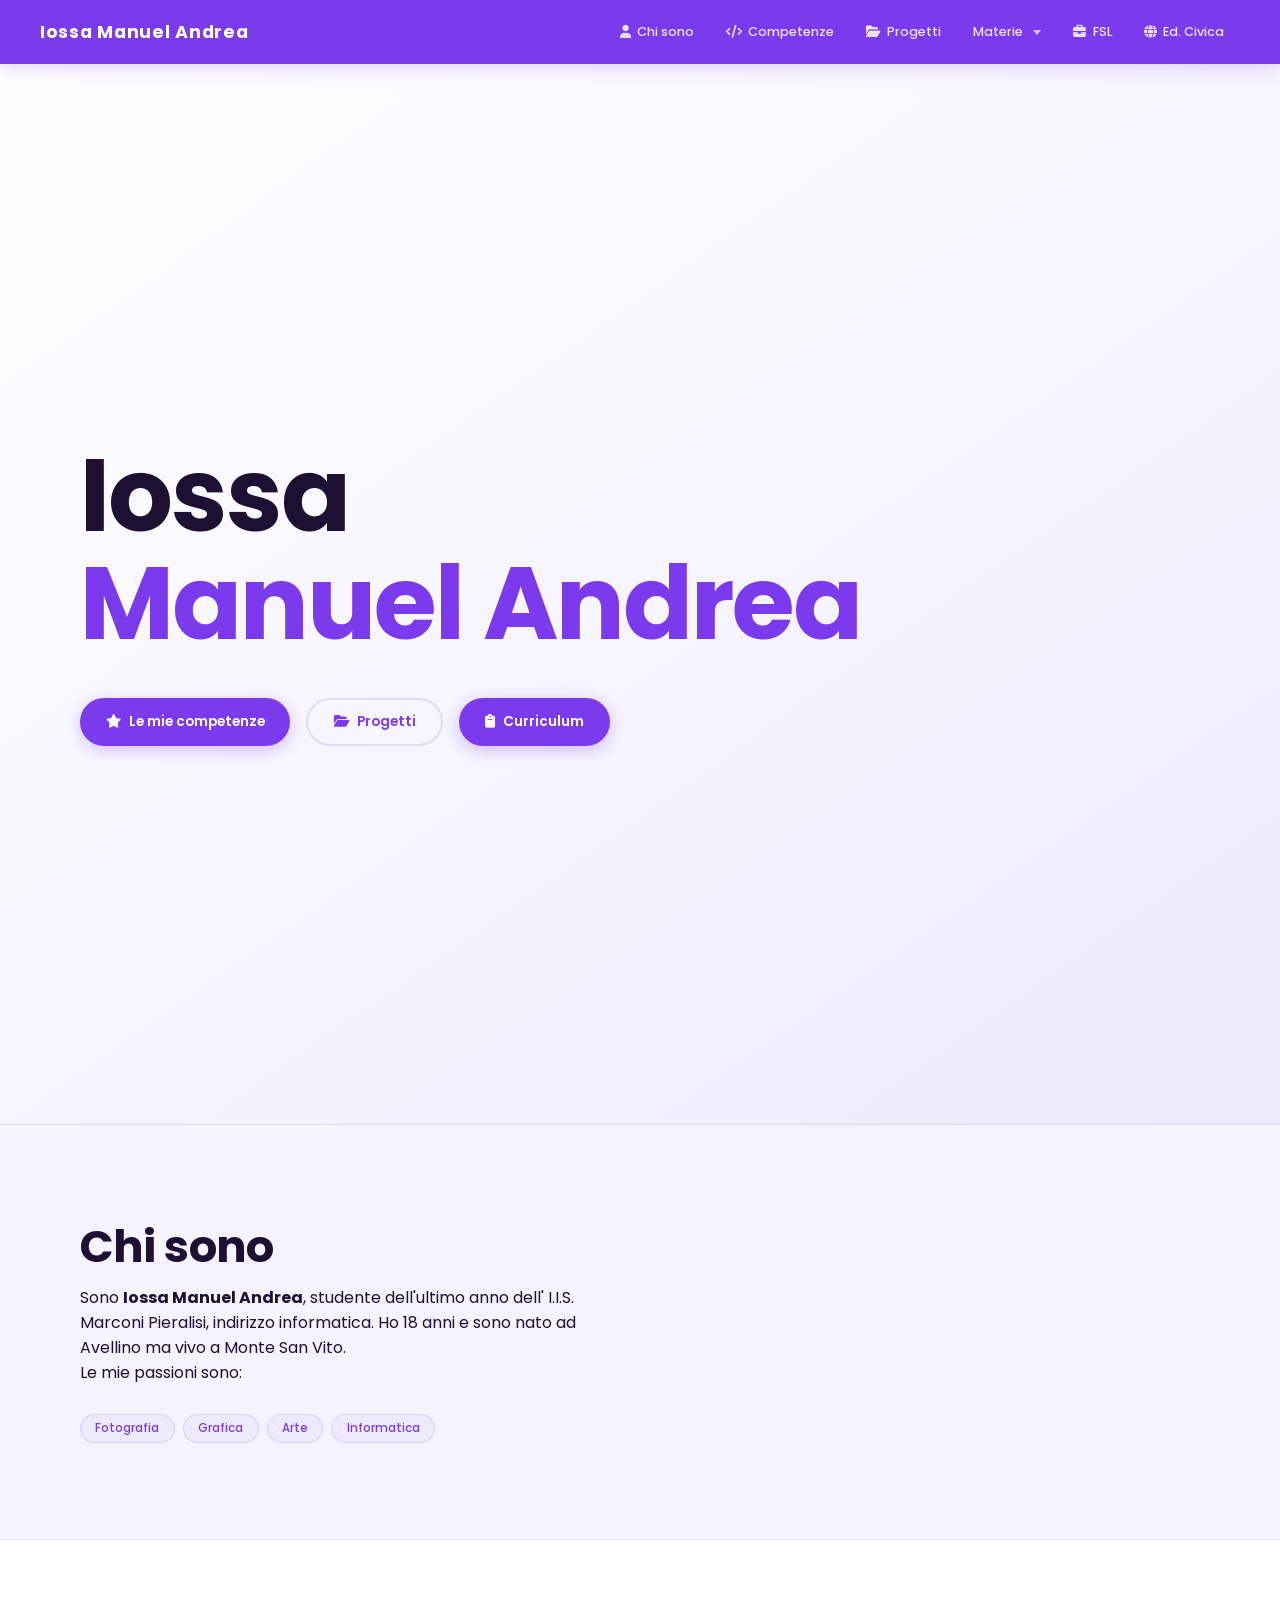
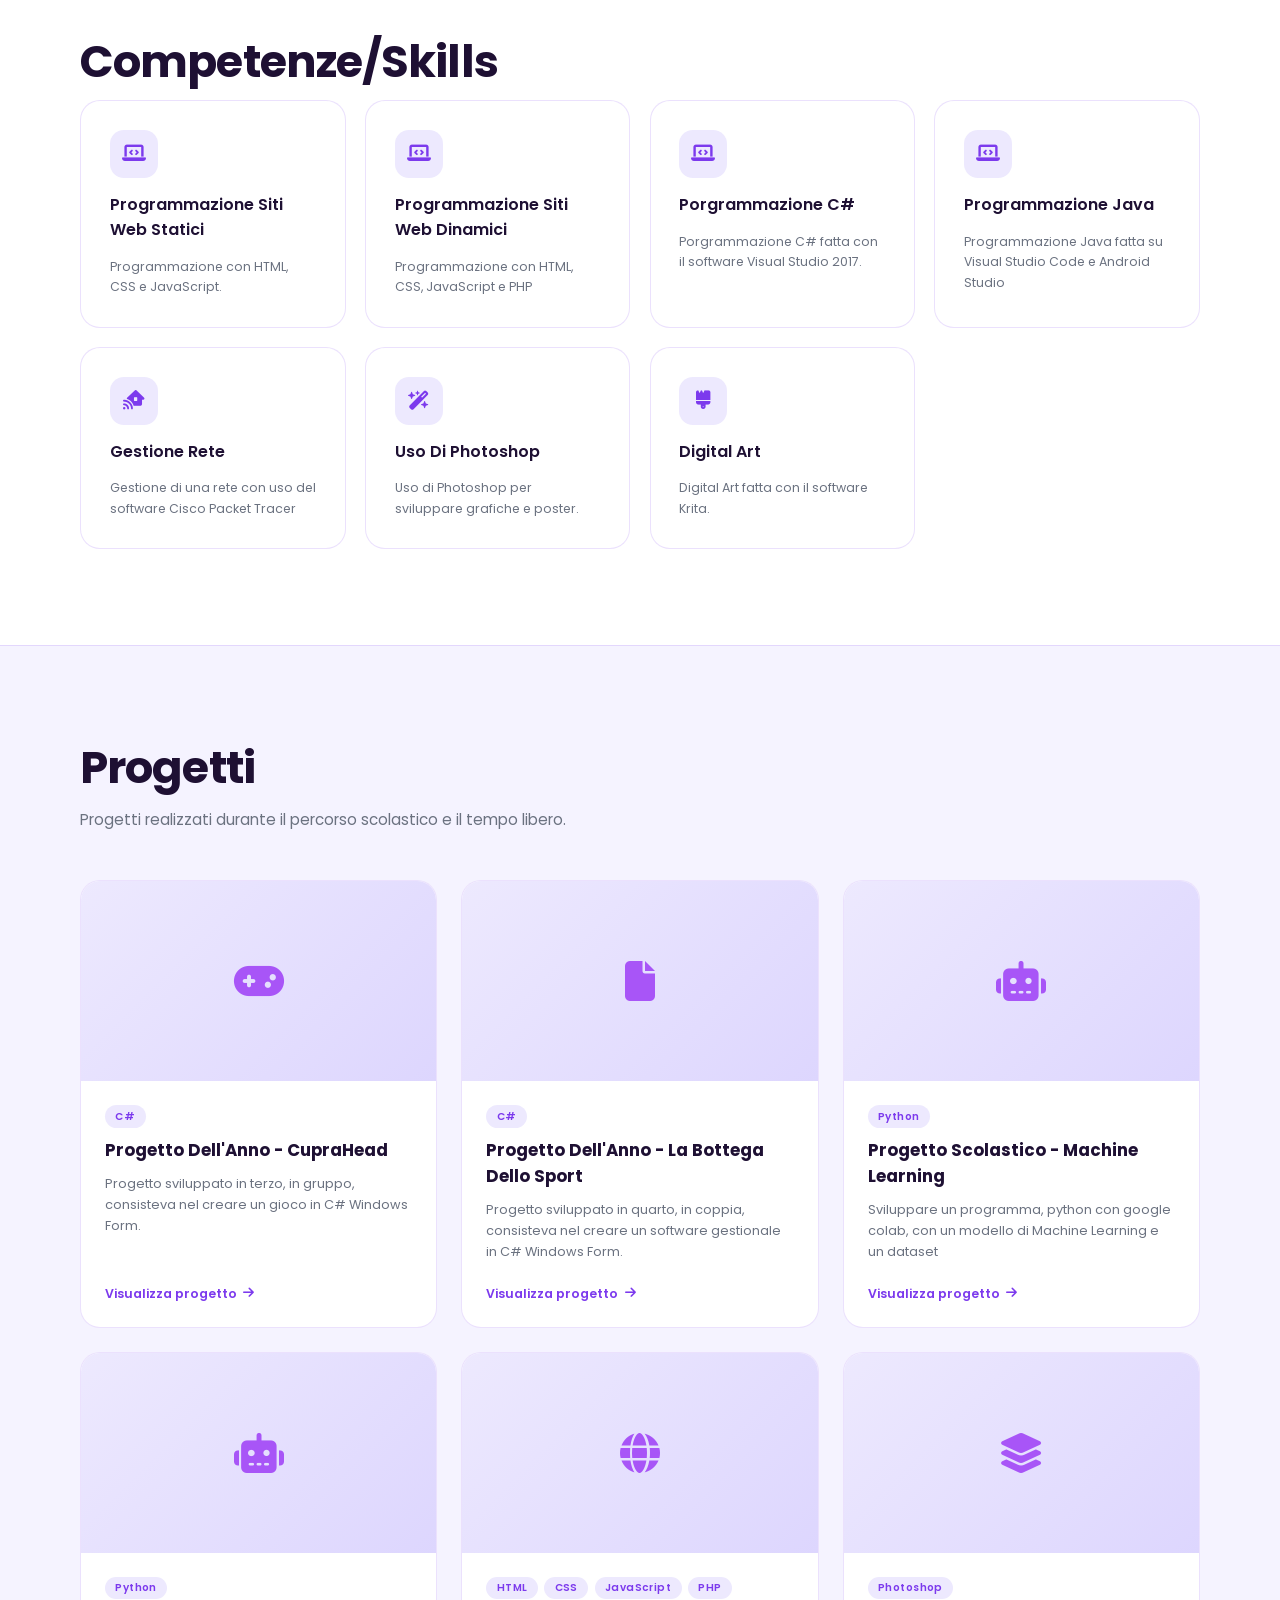
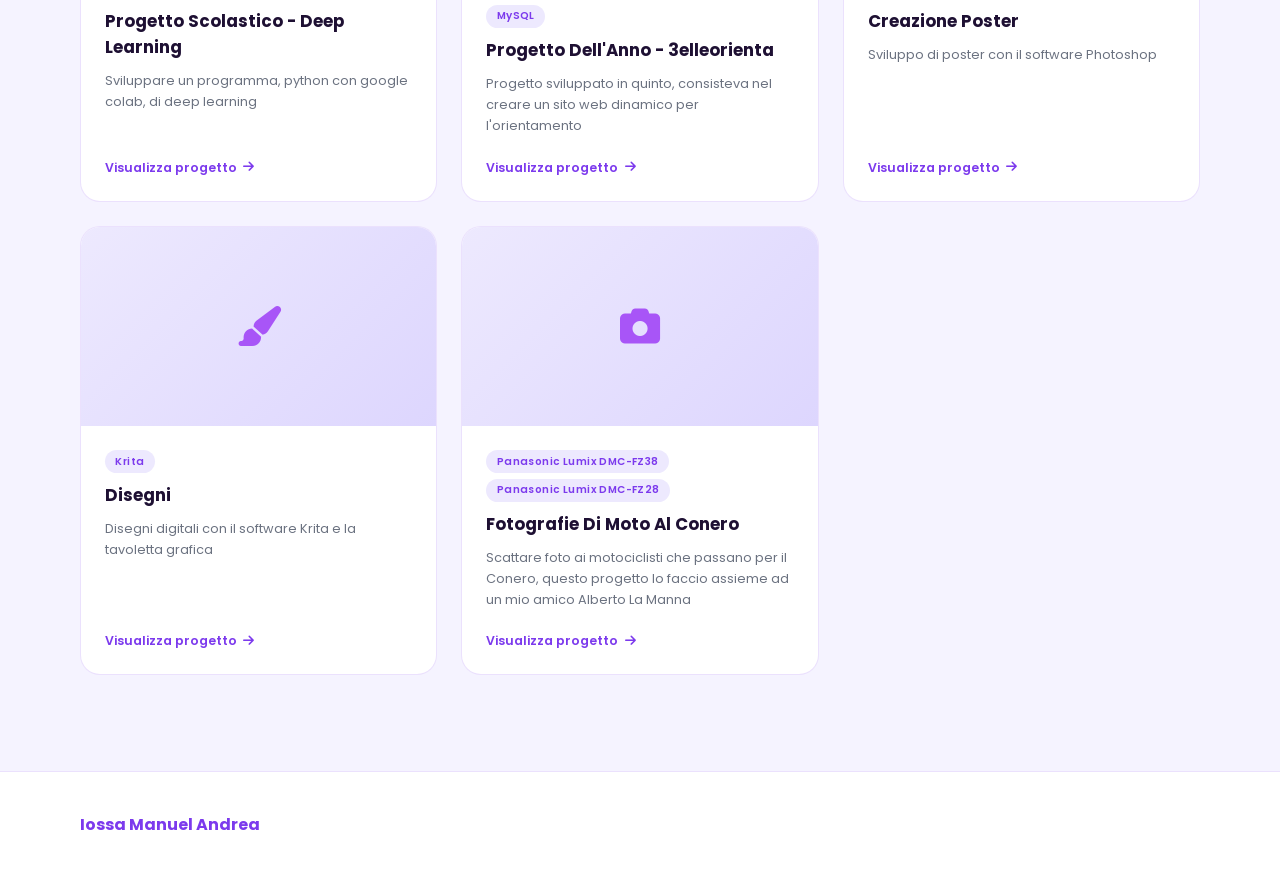
<file: index.html>
<!DOCTYPE html>
<html lang="it">
<head>
    <meta charset="UTF-8">
    <meta name="viewport" content="width=device-width, initial-scale=1.0">
    <title>Iossa Manuel Andrea — Portfolio</title>
    <link rel="preconnect" href="https://fonts.googleapis.com">
    <link href="https://fonts.googleapis.com/css2?family=Poppins:ital,wght@0,300;0,400;0,500;0,600;0,700;1,400&display=swap" rel="stylesheet">
    <link rel="stylesheet" href="https://cdnjs.cloudflare.com/ajax/libs/font-awesome/6.5.0/css/all.min.css">
    <link rel="stylesheet" href="stile/style.css">
</head>
<body>
 
<nav>
    <a class="nav-brand" href="#">Iossa Manuel Andrea</a>
    <button class="hamburger" type="button"
            data-bs-toggle="collapse"
            data-bs-target="#navLinks"
            aria-controls="navLinks"
            aria-expanded="false">
        <i class="fa-solid fa-bars"></i>
    </button>
    <ul class="nav-links collapse" id="navLinks">
        <li><a href="#presentazione"><i class="fa-solid fa-user"></i> Chi sono</a></li>
        <li><a href="#competenze"><i class="fa-solid fa-code"></i> Competenze</a></li>
        <li><a href="#progetti"><i class="fa-solid fa-folder-open"></i> Progetti</a></li>
        <li>
            <a class="dropdown-toggle" href="#" data-bs-toggle="collapse" data-bs-target="#dd1">Materie</a>
            <ul class="dropdown-menu collapse" id="dd1">
                <li><a href="materie/italiano.html"><i class="fa-solid fa-book"></i> Italiano</a></li>
                <li><a href="materie/storia.html"><i class="fa-solid fa-landmark"></i> Storia</a></li>
                <li><a href="materie/inglese.html"><i class="fa-solid fa-language"></i> Inglese</a></li>
                <li><a href="materie/informatica.html"><i class="fa-solid fa-laptop-code"></i> Informatica</a></li>
                <li><a href="materie/sistemiEReti.html"><i class="fa-solid fa-house-signal"></i> Sistemi e Reti</a></li>
                <li><a href="materie/tpsit.html"><i class="fa-brands fa-android"></i> TPSIT</a></li>
                <li><a href="materie/ia.html"><i class="fa-solid fa-robot"></i> IA</a></li>
                <li><a href="materie/gpoi.html"><i class="fa-solid fa-chart-area"></i> GPOI</a></li>
                <li><a href="materie/matematica.html"><i class="fa-solid fa-calculator"></i> Matematica</a></li>
            </ul>
        </li>
        <li><a href="pcto.html"><i class="fa-solid fa-briefcase"></i> FSL</a></li>
        <li><a href="materie/educazioneCivica.html"><i class="fa-solid fa-globe"></i> Ed. Civica</a></li>
    </ul>
</nav>
 
<section id="hero">
    <h1 class="hero-name">
        Iossa <br><span>Manuel Andrea</span>
    </h1>
    <div class="hero-cta">
        <a href="#competenze" class="btn btn-primary"><i class="fa-solid fa-star"></i> Le mie competenze</a>
        <a href="#progetti" class="btn btn-outline"><i class="fa-solid fa-folder-open"></i> Progetti</a>
        <a href="pdf/Curriculum_SSIMLN07R28A509T.pdf" class="btn btn-primary"><i class="fa-solid fa-clipboard"></i> Curriculum</a>
    </div>
</section>
 
<section id="presentazione">
    <div class="presentazione-grid">
        <div class="presentazione-text">
            <h2 class="section-title">Chi sono</h2>
            <p>Sono <strong>Iossa Manuel Andrea</strong>, studente dell'ultimo anno dell' I.I.S. Marconi Pieralisi, indirizzo informatica. Ho 18 anni e sono nato ad Avellino ma vivo a Monte San Vito.</p>
            <p>Le mie passioni sono: </p>
            <div class="tags">
                <span class="tag">Fotografia</span>
                <span class="tag">Grafica</span>
                <span class="tag">Arte</span>
                <span class="tag">Informatica</span>
            </div>
        </div>
    </div>
</section>
 
<section id="competenze">
    <h2 class="section-title">Competenze/Skills</h2>
    <div class="skills-grid">
        <div class="skill-card">
            <div class="skill-icon"><i class="fa-solid fa-laptop-code"></i></div>
            <div class="skill-name">Programmazione Siti Web Statici</div>
            <div class="skill-desc">Programmazione con HTML, CSS e JavaScript.</div>
        </div>
        <div class="skill-card">
            <div class="skill-icon"><i class="fa-solid fa-laptop-code"></i></div>
            <div class="skill-name">Programmazione Siti Web Dinamici</div>
            <div class="skill-desc">Programmazione con HTML, CSS, JavaScript e PHP</div>
        </div>
        <div class="skill-card">
            <div class="skill-icon"><i class="fa-solid fa-laptop-code"></i></div>
            <div class="skill-name">Porgrammazione C#</div>
            <div class="skill-desc">Porgrammazione C# fatta con il software Visual Studio 2017.</div>
        </div>
        <div class="skill-card">
            <div class="skill-icon"><i class="fa-solid fa-laptop-code"></i></div>
            <div class="skill-name">Programmazione Java</div>
            <div class="skill-desc">Programmazione Java fatta su Visual Studio Code e Android Studio</div>
        </div>
        <div class="skill-card">
            <div class="skill-icon"><i class="fa-solid fa-house-signal"></i></div>
            <div class="skill-name">Gestione Rete</div>
            <div class="skill-desc">Gestione di una rete con uso del software Cisco Packet Tracer</div>
        </div>
        <div class="skill-card">
            <div class="skill-icon"><i class="fa-solid fa-wand-magic-sparkles"></i></div>
            <div class="skill-name">Uso Di Photoshop</div>
            <div class="skill-desc">Uso di Photoshop per sviluppare grafiche e poster.</div>
        </div>
        <div class="skill-card">
            <div class="skill-icon"><i class="fa-solid fa-brush"></i></div>
            <div class="skill-name">Digital Art</div>
            <div class="skill-desc">Digital Art fatta con il software Krita.</div>
        </div>
    </div>
</section>
 
<section id="progetti">
    <h2 class="section-title">Progetti</h2>
    <p class="section-desc">Progetti realizzati durante il percorso scolastico e il tempo libero.</p>
    <div class="progetti-grid">
        <div class="progetti-card">
            <div class="progetti-img-placeholder"><i class="fa-solid fa-gamepad"></i></div>
            <div class="progetti-body">
                <div class="progetti-tags"><span class="progetti-tag">C#</span></div>
                <div class="progetti-name">Progetto Dell'Anno - CupraHead</div>
                <div class="progetti-desc">Progetto sviluppato in terzo, in gruppo, consisteva nel creare un gioco in C# Windows Form.</div>
                <a href="progetti.html#cuprahead" class="progetti-link">Visualizza progetto <i class="fa-solid fa-arrow-right"></i></a>
            </div>
        </div>
        <div class="progetti-card">
            <div class="progetti-img-placeholder"><i class="fa-solid fa-file"></i></div>
            <div class="progetti-body">
                <div class="progetti-tags"><span class="progetti-tag">C#</span></div>
                <div class="progetti-name">Progetto Dell'Anno - La Bottega Dello Sport</div>
                <div class="progetti-desc">Progetto sviluppato in quarto, in coppia, consisteva nel creare un software gestionale in C# Windows Form.</div>
                <a href="progetti.html#laBottegaDelloSport" class="progetti-link">Visualizza progetto <i class="fa-solid fa-arrow-right"></i></a>
            </div>
        </div>
        <div class="progetti-card">
            <div class="progetti-img-placeholder"><i class="fa-solid fa-robot"></i></div>
            <div class="progetti-body">
                <div class="progetti-tags"><span class="progetti-tag">Python</span></div>
                <div class="progetti-name">Progetto Scolastico - Machine Learning</div>
                <div class="progetti-desc">Sviluppare un programma, python con google colab, con un modello di Machine Learning e un dataset</div>
                <a href="https://colab.research.google.com/drive/14iMFRLKjz3iFWq4olhgHCR2RJs5G7Nrz?usp=sharing" target="_blank" class="progetti-link">Visualizza progetto <i class="fa-solid fa-arrow-right"></i></a>
            </div>
        </div>
        <div class="progetti-card">
            <div class="progetti-img-placeholder"><i class="fa-solid fa-robot"></i></div>
            <div class="progetti-body">
                <div class="progetti-tags"><span class="progetti-tag">Python</span></div>
                <div class="progetti-name">Progetto Scolastico - Deep Learning</div>
                <div class="progetti-desc">Sviluppare un programma, python con google colab, di deep learning</div>
                <a href="progetti.html" class="progetti-link">Visualizza progetto <i class="fa-solid fa-arrow-right"></i></a>
            </div>
        </div>
        <div class="progetti-card">
            <div class="progetti-img-placeholder"><i class="fa-solid fa-globe"></i></div>
            <div class="progetti-body">
                <div class="progetti-tags">
                    <span class="progetti-tag">HTML</span>
                    <span class="progetti-tag">CSS</span>
                    <span class="progetti-tag">JavaScript</span>
                    <span class="progetti-tag">PHP</span>
                    <span class="progetti-tag">MySQL</span>
                </div>
                <div class="progetti-name">Progetto Dell'Anno - 3elleorienta</div>
                <div class="progetti-desc">Progetto sviluppato in quinto, consisteva nel creare un sito web dinamico per l'orientamento</div>
                <a href="progetti.html#3elleorienta" class="progetti-link">Visualizza progetto <i class="fa-solid fa-arrow-right"></i></a>
            </div>
        </div>
        <div class="progetti-card">
            <div class="progetti-img-placeholder"><i class="fa-solid fa-layer-group"></i></div>
            <div class="progetti-body">
                <div class="progetti-tags"><span class="progetti-tag">Photoshop</span></div>
                <div class="progetti-name">Creazione Poster</div>
                <div class="progetti-desc">Sviluppo di poster con il software Photoshop</div>
                <a href="progetti.html#poster" class="progetti-link">Visualizza progetto <i class="fa-solid fa-arrow-right"></i></a>
            </div>
        </div>
        <div class="progetti-card">
            <div class="progetti-img-placeholder"><i class="fa-solid fa-paintbrush"></i></div>
            <div class="progetti-body">
                <div class="progetti-tags"><span class="progetti-tag">Krita</span></div>
                <div class="progetti-name">Disegni</div>
                <div class="progetti-desc">Disegni digitali con il software Krita e la tavoletta grafica</div>
                <a href="progetti.html#disegni" class="progetti-link">Visualizza progetto <i class="fa-solid fa-arrow-right"></i></a>
            </div>
        </div>
        <div class="progetti-card">
            <div class="progetti-img-placeholder"><i class="fa-solid fa-camera"></i></div>
            <div class="progetti-body">
                <div class="progetti-tags">
                    <span class="progetti-tag">Panasonic Lumix DMC-FZ38</span>
                    <span class="progetti-tag">Panasonic Lumix DMC-FZ28</span>
                </div>
                <div class="progetti-name">Fotografie Di Moto Al Conero</div>
                <div class="progetti-desc">Scattare foto ai motociclisti che passano per il Conero, questo progetto lo faccio assieme ad un mio amico Alberto La Manna</div>
                <a href="progetti.html#fotografia" class="progetti-link">Visualizza progetto <i class="fa-solid fa-arrow-right"></i></a>
            </div>
        </div>
    </div>
</section>
 
<footer>
    <div class="footer-brand">Iossa Manuel Andrea</div>
</footer>
 
<script src="https://cdn.jsdelivr.net/npm/bootstrap@5.3.3/dist/js/bootstrap.bundle.min.js"></script>
</body>
</html>
</file>
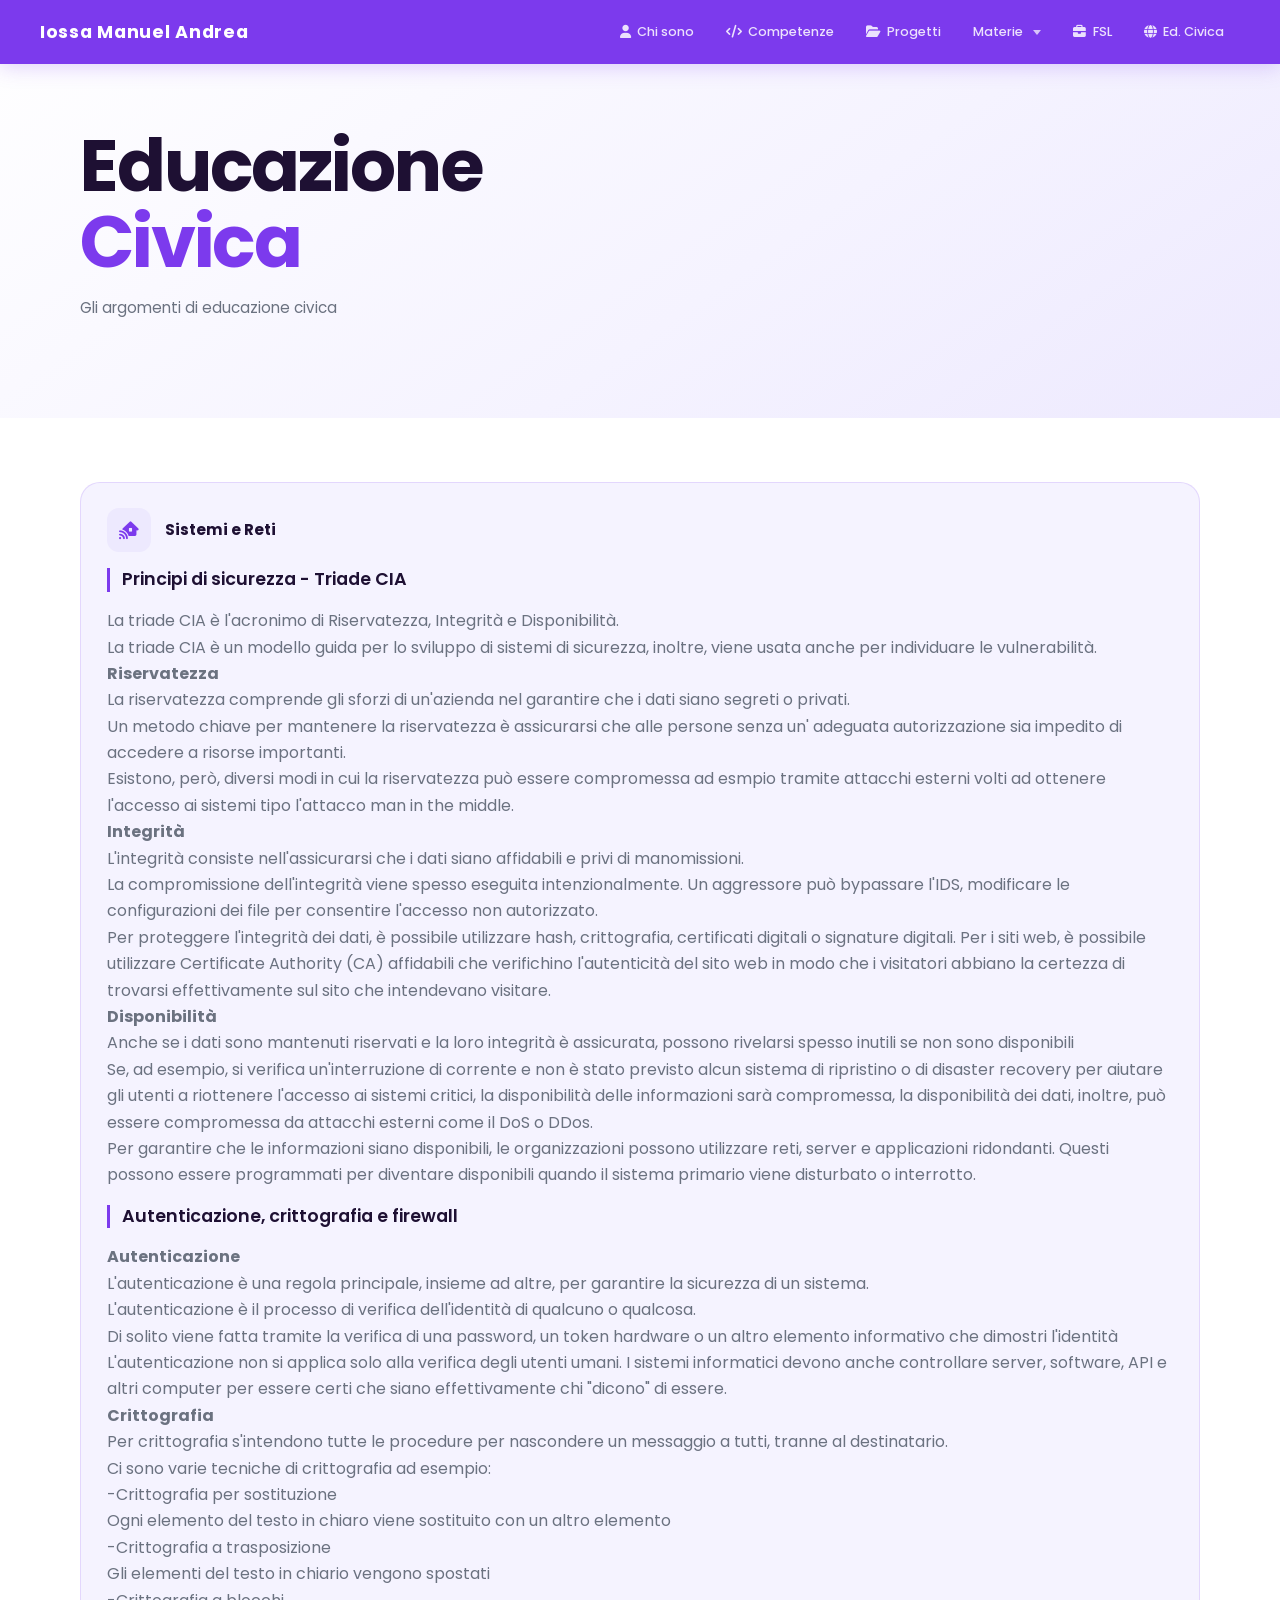
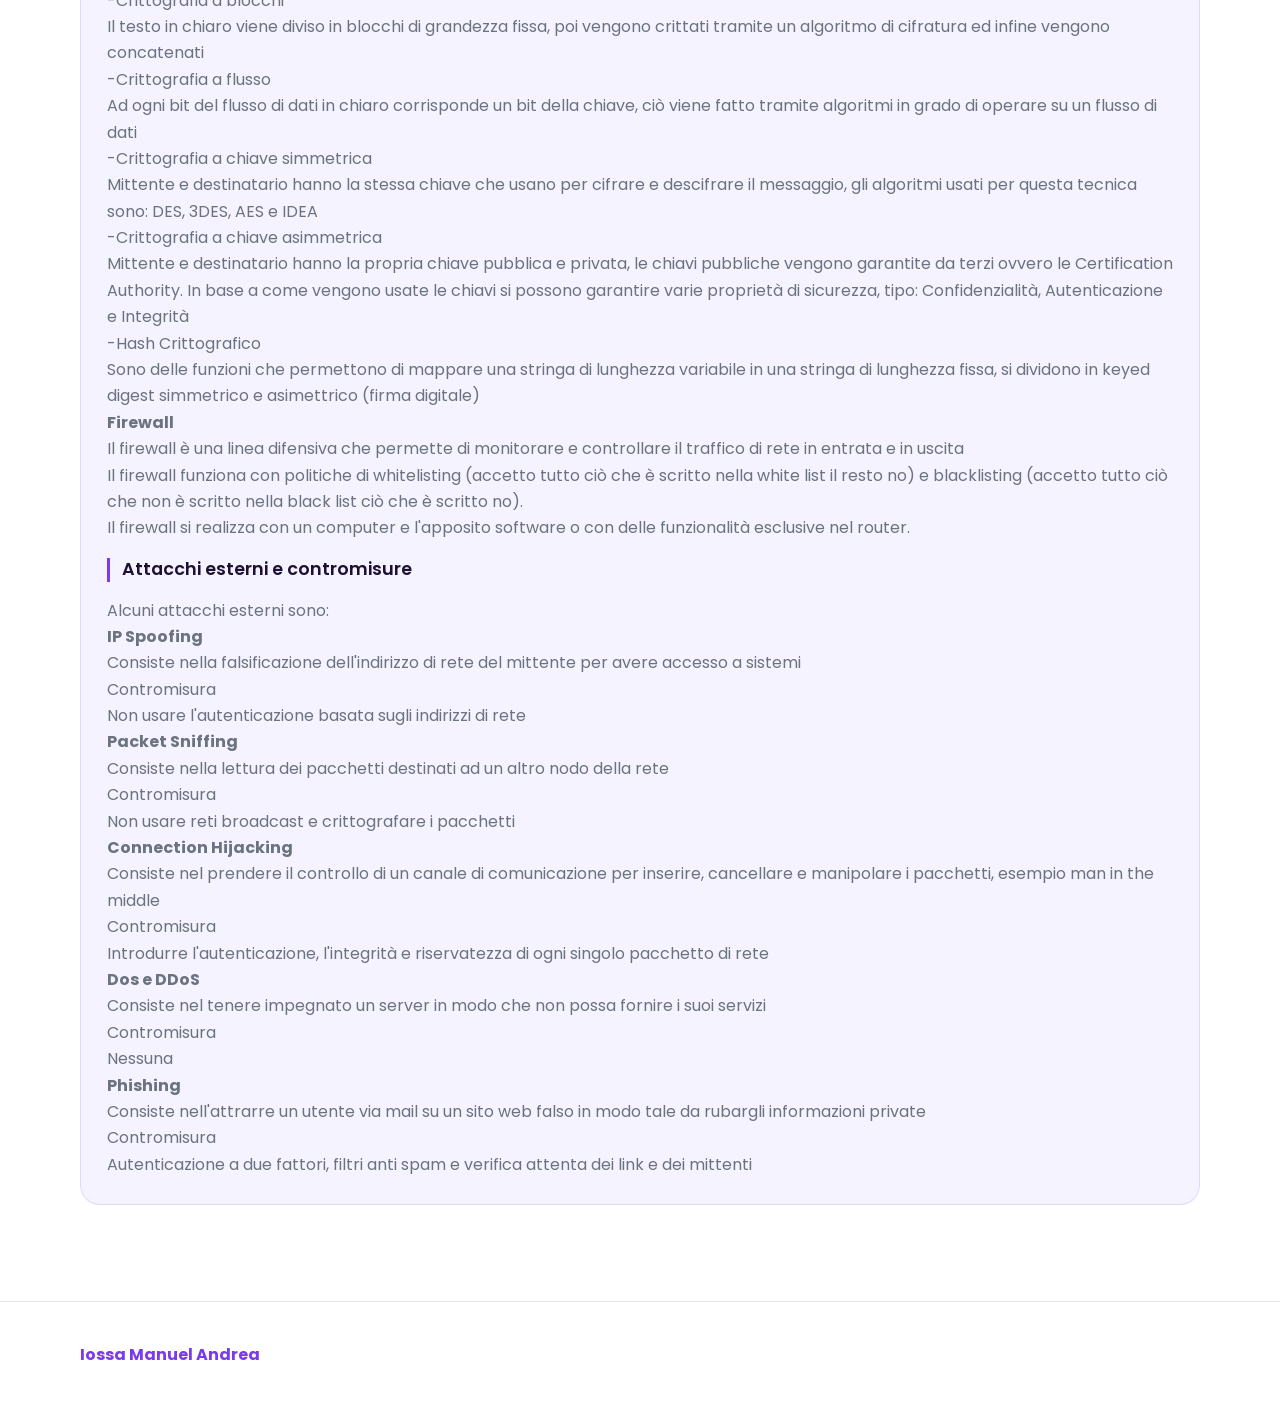
<file: materie/educazioneCivica.html>
<!DOCTYPE html>
<html lang="it">
<head>
    <meta charset="UTF-8">
    <meta name="viewport" content="width=device-width, initial-scale=1.0">
    <title>Educazione Civica — Iossa Manuel Andrea</title>
    <link rel="preconnect" href="https://fonts.googleapis.com">
    <link href="https://fonts.googleapis.com/css2?family=Poppins:ital,wght@0,300;0,400;0,500;0,600;0,700;1,400&display=swap" rel="stylesheet">
    <link rel="stylesheet" href="https://cdnjs.cloudflare.com/ajax/libs/font-awesome/6.5.0/css/all.min.css">
    <link rel = "stylesheet" href="../stile/style.css">
</head>
<body>
 
<nav>
    <a class="nav-brand" href="../index.html">Iossa Manuel Andrea</a>
    <button class="hamburger" type="button"
            data-bs-toggle="collapse"
            data-bs-target="#navLinks"
            aria-controls="navLinks"
            aria-expanded="false">
        <i class="fa-solid fa-bars"></i>
    </button>
    <ul class="nav-links collapse" id="navLinks">
        <li><a href="../index.html#presentazione"><i class="fa-solid fa-user"></i> Chi sono</a></li>
        <li><a href="../index.html#competenze"><i class="fa-solid fa-code"></i> Competenze</a></li>
        <li><a href="../index.html#progetti"><i class="fa-solid fa-folder-open"></i> Progetti</a></li>
        <li>
            <a class="dropdown-toggle" href="#" data-bs-toggle="collapse" data-bs-target="#dd1">Materie</a>
            <ul class="dropdown-menu collapse" id="dd1">
                <li><a href="italiano.html"><i class="fa-solid fa-book"></i> Italiano</a></li>
                <li><a href="storia.html"><i class="fa-solid fa-landmark"></i> Storia</a></li>
                <li><a href="inglese.html"><i class="fa-solid fa-language"></i> Inglese</a></li>
                <li><a href="informatica.html"><i class="fa-solid fa-laptop-code"></i> Informatica</a></li>
                <li><a href="sistemiEReti.html"><i class="fa-solid fa-house-signal"></i> Sistemi e Reti</a></li>
                <li><a href="tpsit.html"><i class="fa-brands fa-android"></i> TPSIT</a></li>
                <li><a href="ia.html"><i class="fa-solid fa-robot"></i> IA</a></li>
                <li><a href="gpoi.html"><i class="fa-solid fa-chart-area"></i> GPOI</a></li>
                <li><a href="matematica.html"><i class="fa-solid fa-calculator"></i> Matematica</a></li>
            </ul>
        </li>
        <li><a href="../pcto.html"><i class="fa-solid fa-briefcase"></i> FSL</a></li>
        <li><a href="educazioneCivica.html"><i class="fa-solid fa-globe"></i> Ed. Civica</a></li>
    </ul>
</nav>
 
<!-- PAGE HERO -->
<div class="page-hero">
    <h1>Educazione<br><span>Civica</span></h1>
    <p>Gli argomenti di educazione civica</p>
</div>
 
<!-- MAIN -->
    <main>
 
        <div class="materiaEducazioneCivica-grid">
 
            <div class="materiaEducazioneCivica-card">
                <div class="materiaEducazioneCivica-card-top">
                    <div class="materiaEducazioneCivica-icon"><i class="fa-solid fa-house-signal"></i></div>
                    <div class="materiaEducazioneCivica-meta">
                        <div class="materiaEducazioneCivica-name">Sistemi e Reti</div>
                    </div>
                </div>
                <div class="materiaEducazioneCivica-topic">Principi di sicurezza - Triade CIA</div>
                <div class="materiaEducazioneCivica-desc">
                    La triade CIA è l'acronimo di Riservatezza, Integrità e Disponibilità.
                    <br>
                    La triade CIA è un modello guida per lo sviluppo di sistemi di sicurezza, inoltre, viene usata anche per individuare le vulnerabilità.
                    <br>
                    <strong>Riservatezza</strong>
                    <br>
                    La riservatezza comprende gli sforzi di un'azienda nel garantire che i dati siano segreti o privati.
                    <br>
                    Un metodo chiave per mantenere la riservatezza è assicurarsi che alle persone senza un' adeguata autorizzazione sia impedito di accedere a risorse importanti.
                    <br>
                    Esistono, però, diversi modi in cui la riservatezza può essere compromessa ad esmpio tramite attacchi esterni volti ad ottenere l'accesso ai sistemi tipo l'attacco man in the middle.
                    <br>
                    <strong>Integrità</strong>
                    <br>
                    L'integrità consiste nell'assicurarsi che i dati siano affidabili e privi di manomissioni.
                    <br>
                    La compromissione dell'integrità viene spesso eseguita intenzionalmente. Un aggressore può bypassare l'IDS, modificare le configurazioni dei file per consentire l'accesso non autorizzato.
                    <br>
                    Per proteggere l'integrità dei dati, è possibile utilizzare hash, crittografia, certificati digitali o signature digitali. Per i siti web, è possibile utilizzare Certificate Authority (CA) affidabili che verifichino l'autenticità del sito web in modo che i visitatori abbiano la certezza di trovarsi effettivamente sul sito che intendevano visitare.
                    <br>
                    <strong>Disponibilità</strong>
                    <br>
                    Anche se i dati sono mantenuti riservati e la loro integrità è assicurata, possono rivelarsi spesso inutili se non sono disponibili
                    <br>
                    Se, ad esempio, si verifica un'interruzione di corrente e non è stato previsto alcun sistema di ripristino o di disaster recovery per aiutare gli utenti a riottenere l'accesso ai sistemi critici, la disponibilità delle informazioni sarà compromessa, la disponibilità dei dati, inoltre, può essere compromessa da attacchi esterni come il DoS o DDos.
                    <br>
                    Per garantire che le informazioni siano disponibili, le organizzazioni possono utilizzare reti, server e applicazioni ridondanti. Questi possono essere programmati per diventare disponibili quando il sistema primario viene disturbato o interrotto.
                </div>
                <div class="materiaEducazioneCivica-topic">Autenticazione, crittografia e firewall</div>
                <div class="materiaEducazioneCivica-desc">
                    <strong>Autenticazione</strong>
                    <br>
                    L'autenticazione è una regola principale, insieme ad altre, per garantire la sicurezza di un sistema.
                    <br>
                    L'autenticazione è il processo di verifica dell'identità di qualcuno o qualcosa.
                    <br>
                    Di solito viene fatta tramite la verifica di una password, un token hardware o un altro elemento informativo che dimostri l'identità
                    <br>
                    L'autenticazione non si applica solo alla verifica degli utenti umani. I sistemi informatici devono anche controllare server, software, API e altri computer per essere certi che siano effettivamente chi "dicono" di essere.
                    <br>
                    <strong>Crittografia</strong>
                    <br>
                    Per crittografia s'intendono tutte le procedure per nascondere un messaggio a tutti, tranne al destinatario.
                    <br>
                    Ci sono varie tecniche di crittografia ad esempio:
                    <br>
                    -Crittografia per sostituzione
                    <br>
                    Ogni elemento del testo in chiaro viene sostituito con un altro elemento
                    <br>
                    -Crittografia a trasposizione
                    <br>
                    Gli elementi del testo in chiario vengono spostati
                    <br>
                    -Crittografia a blocchi
                    <br>
                    Il testo in chiaro viene diviso in blocchi di grandezza fissa, poi vengono crittati tramite un algoritmo di cifratura ed infine vengono concatenati
                    <br>
                    -Crittografia a flusso
                    <br>
                    Ad ogni bit del flusso di dati in chiaro corrisponde un bit della chiave, ciò viene fatto tramite algoritmi in grado di operare su un flusso di dati
                    <br>
                    -Crittografia a chiave simmetrica
                    <br>
                    Mittente e destinatario hanno la stessa chiave che usano per cifrare e descifrare il messaggio, gli algoritmi usati per questa tecnica sono: DES, 3DES, AES e IDEA
                    <br>
                    -Crittografia a chiave asimmetrica
                    <br>
                    Mittente e destinatario hanno la propria chiave pubblica e privata, le chiavi pubbliche vengono garantite da terzi ovvero le Certification Authority. In base a come vengono usate le chiavi si possono garantire varie proprietà di sicurezza, tipo: Confidenzialità, Autenticazione e Integrità
                    <br>
                    -Hash Crittografico
                    <br>
                    Sono delle funzioni che permettono di mappare una stringa di lunghezza variabile in una stringa di lunghezza fissa, si dividono in keyed digest simmetrico e asimettrico (firma digitale)
                    <br>
                    <strong>Firewall</strong>
                    <br>
                    Il firewall è una linea difensiva che permette di monitorare e controllare il traffico di rete in entrata e in uscita
                    <br>
                    Il firewall funziona con politiche di whitelisting (accetto tutto ciò che è scritto nella white list il resto no) e blacklisting (accetto tutto ciò che non è scritto nella black list ciò che è scritto no).
                    <br>
                    Il firewall si realizza con un computer e l'apposito software o con delle funzionalità esclusive nel router.
                </div>
                <div class="materiaEducazioneCivica-topic">Attacchi esterni e contromisure</div>
                <div class="materiaEducazioneCivica-desc">
                    Alcuni attacchi esterni sono:
                    <br>
                    <strong>IP Spoofing</strong>
                    <br>
                    Consiste nella falsificazione dell'indirizzo di rete del mittente per avere accesso a sistemi
                    <br>
                    Contromisura
                    <br>
                    Non usare l'autenticazione basata sugli indirizzi di rete
                    <br>
                    <strong>Packet Sniffing</strong>
                    <br>
                    Consiste nella lettura dei pacchetti destinati ad un altro nodo della rete
                    <br>
                    Contromisura
                    <br>
                    Non usare reti broadcast e crittografare i pacchetti
                    <br>
                    <strong>Connection Hijacking</strong>
                    <br>
                    Consiste nel prendere il controllo di un canale di comunicazione per inserire, cancellare e manipolare i pacchetti, esempio man in the middle
                    <br>
                    Contromisura
                    <br>
                    Introdurre l'autenticazione, l'integrità e riservatezza di ogni singolo pacchetto di rete
                    <br>
                    <strong>Dos e DDoS</strong>
                    <br>
                    Consiste nel tenere impegnato un server in modo che non possa fornire i suoi servizi
                    <br>
                    Contromisura
                    <br>
                    Nessuna
                    <br>
                    <strong>Phishing</strong>
                    <br>
                    Consiste nell'attrarre un utente via mail su un sito web falso in modo tale da rubargli informazioni private
                    <br>
                    Contromisura
                    <br>
                    Autenticazione a due fattori, filtri anti spam e verifica attenta dei link e dei mittenti
                </div>
            </div>
 
        </div>
 
    </main>

 
<!-- FOOTER -->
<footer>
    <div class="footer-brand">Iossa Manuel Andrea</div>
</footer>
<script src="https://cdn.jsdelivr.net/npm/bootstrap@5.3.3/dist/js/bootstrap.bundle.min.js"></script>
</body>
</html>
</file>
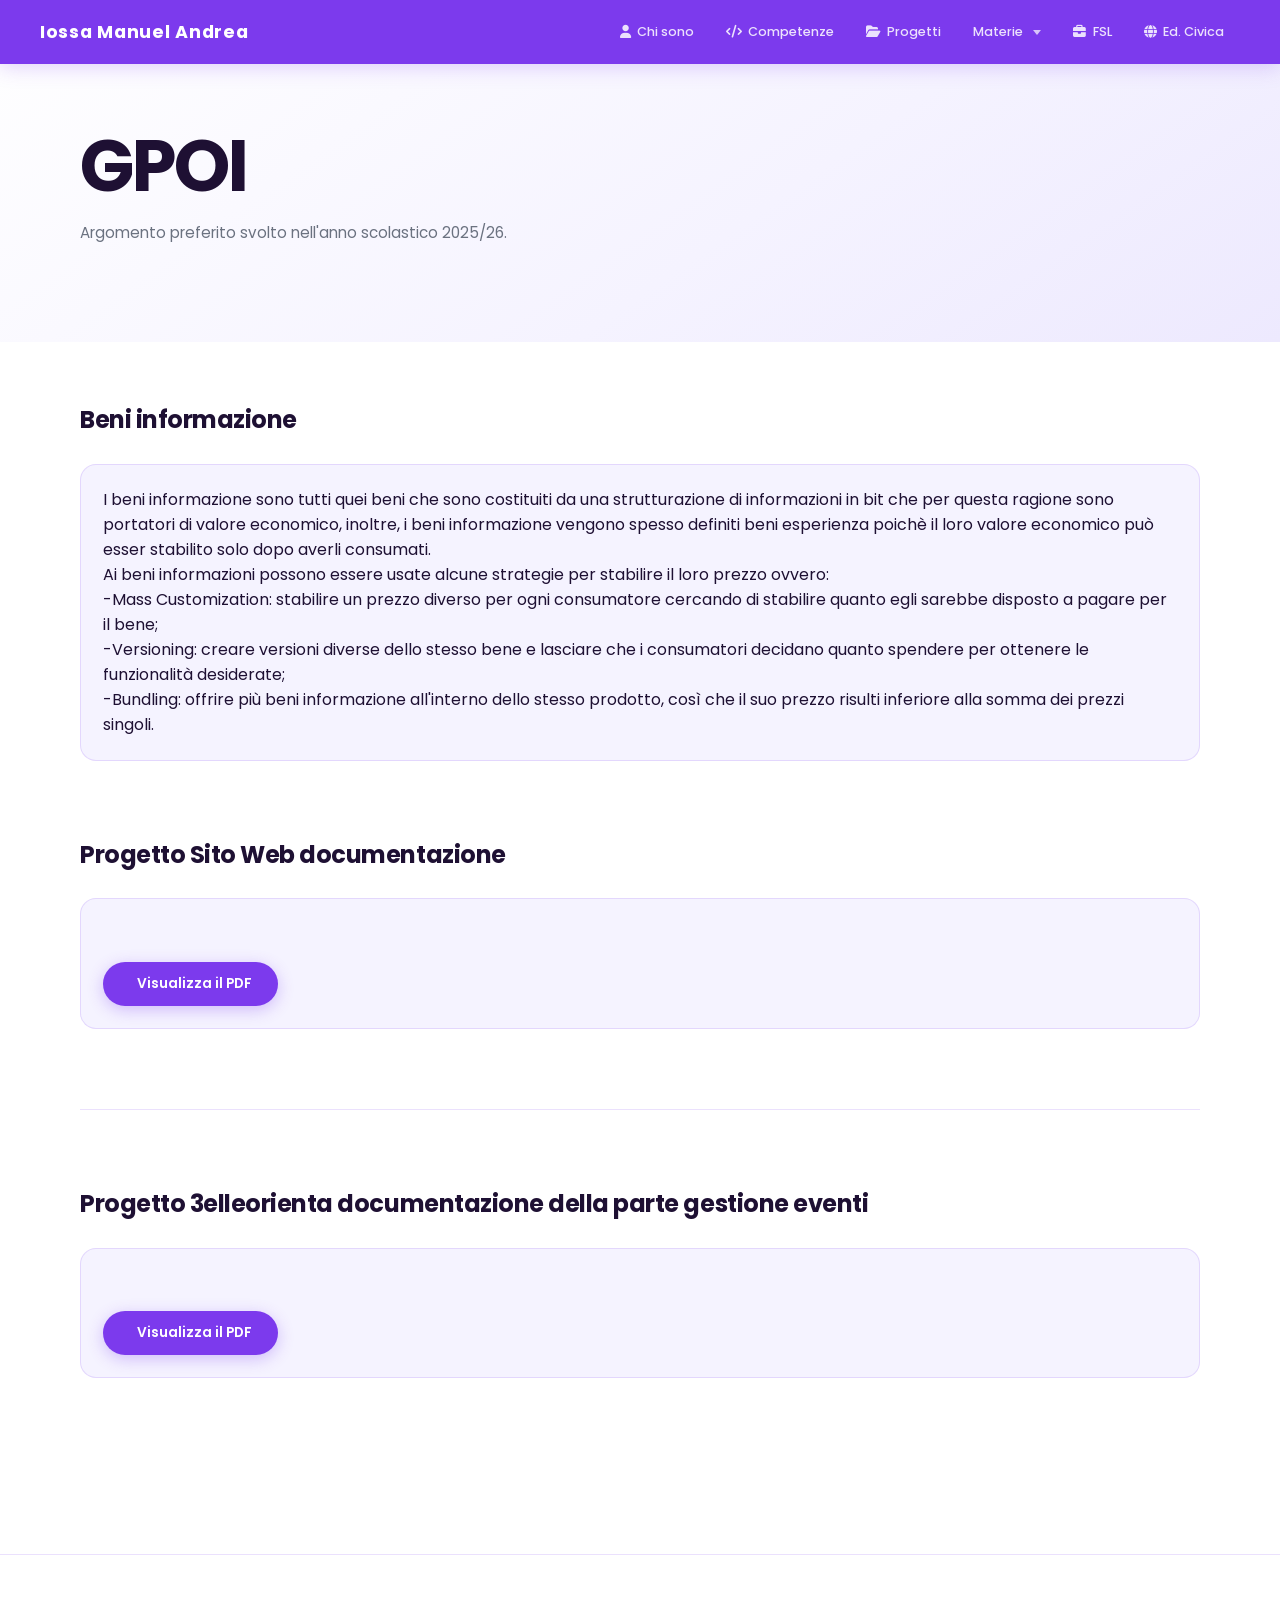
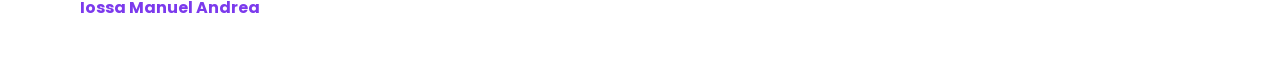
<file: materie/gpoi.html>
<!DOCTYPE html>
<html lang="it">
<head>
    <meta charset="UTF-8">
    <meta name="viewport" content="width=device-width, initial-scale=1.0">
    <title>GPOI — Iossa Manuel Andrea</title>
    <link rel="preconnect" href="https://fonts.googleapis.com">
    <link href="https://fonts.googleapis.com/css2?family=Poppins:ital,wght@0,300;0,400;0,500;0,600;0,700;1,400&display=swap" rel="stylesheet">
    <link rel="stylesheet" href="https://cdnjs.cloudflare.com/ajax/libs/font-awesome/6.5.0/css/all.min.css">
    <link rel="stylesheet" href="../stile/style.css">
</head>
<body>
 
<nav>
    <a class="nav-brand" href="../index.html">Iossa Manuel Andrea</a>
    <button class="hamburger" type="button"
            data-bs-toggle="collapse"
            data-bs-target="#navLinks"
            aria-controls="navLinks"
            aria-expanded="false">
        <i class="fa-solid fa-bars"></i>
    </button>
    <ul class="nav-links collapse" id="navLinks">
        <li><a href="../index.html#presentazione"><i class="fa-solid fa-user"></i> Chi sono</a></li>
        <li><a href="../index.html#competenze"><i class="fa-solid fa-code"></i> Competenze</a></li>
        <li><a href="../index.html#progetti"><i class="fa-solid fa-folder-open"></i> Progetti</a></li>
        <li>
            <a class="dropdown-toggle" href="#" data-bs-toggle="collapse" data-bs-target="#dd1">Materie</a>
            <ul class="dropdown-menu collapse" id="dd1">
                <li><a href="italiano.html"><i class="fa-solid fa-book"></i> Italiano</a></li>
                <li><a href="storia.html"><i class="fa-solid fa-landmark"></i> Storia</a></li>
                <li><a href="inglese.html"><i class="fa-solid fa-language"></i> Inglese</a></li>
                <li><a href="informatica.html"><i class="fa-solid fa-laptop-code"></i> Informatica</a></li>
                <li><a href="sistemiEReti.html"><i class="fa-solid fa-house-signal"></i> Sistemi e Reti</a></li>
                <li><a href="tpsit.html"><i class="fa-brands fa-android"></i> TPSIT</a></li>
                <li><a href="ia.html"><i class="fa-solid fa-robot"></i> IA</a></li>
                <li><a href="gpoi.html"><i class="fa-solid fa-chart-area"></i> GPOI</a></li>
                <li><a href="matematica.html"><i class="fa-solid fa-calculator"></i> Matematica</a></li>
            </ul>
        </li>
        <li><a href="../pcto.html"><i class="fa-solid fa-briefcase"></i> FSL</a></li>
        <li><a href="educazioneCivica.html"><i class="fa-solid fa-globe"></i> Ed. Civica</a></li>
    </ul>
</nav>
 
<div class="page-hero">
    <h1>GPOI</h1>
    <p>Argomento preferito svolto nell'anno scolastico 2025/26.</p>
</div>
 
<main>

    <div class="argomento-section">
        <div class="argomento-section-header">
            <h2 class="argomento-section-title">Beni informazione</h2>
        </div>
        <div class="contenuto-grid">
            <div class="contenuto-card">
                <div class="contenuto-card-text">
                    I beni informazione sono tutti quei beni che sono costituiti da una strutturazione di informazioni in bit che per questa ragione sono portatori di valore economico, inoltre, i beni informazione vengono spesso definiti beni esperienza poichè il loro valore economico può esser stabilito solo dopo averli consumati.
                    <br>
                    Ai beni informazioni possono essere usate alcune strategie per stabilire il loro prezzo ovvero:
                    <br>
                    -Mass Customization: stabilire un prezzo diverso per ogni consumatore cercando di stabilire quanto egli sarebbe disposto a pagare per il bene;
                    <br>
                    -Versioning: creare versioni diverse dello stesso bene e lasciare che i consumatori decidano quanto spendere per ottenere le funzionalità desiderate;
                    <br>
                    -Bundling: offrire più beni informazione all'interno dello stesso prodotto, così che il suo prezzo risulti inferiore alla somma dei prezzi singoli.
                </div>
            </div>
        </div>
    </div>

    <div class="argomento-section">
        <div class="argomento-section-header">
            <h2 class="argomento-section-title">Progetto Sito Web documentazione</h2>
        </div>
        <div class="contenuto-grid">
            <div class="contenuto-card">
                <div class="contenuto-card-text">
                    <div class = "hero-cta">
                        <a href="../pdf/IossaManuelAndrea_ProgettoSitoWeb.pdf" class="btn btn-primary"><i></i>Visualizza il PDF</a>
                    </div>
                </div>
            </div>
        </div>
    </div>

    <hr class="section-divider">

    <div class="argomento-section">
        <div class="argomento-section-header">
            <h2 class="argomento-section-title">Progetto 3elleorienta documentazione della parte gestione eventi</h2>
        </div>
        <div class="contenuto-grid">
            <div class="contenuto-card">
                <div class="contenuto-card-text">
                    <div class = "hero-cta">
                        <a href="../pdf/PaonneAngelo_MartinelliMichele_IossaManuelAndrea_KolodziejDavide_AnalisiProgetto.pdf" class="btn btn-primary"><i></i>Visualizza il PDF</a>
                    </div>
                </div>
            </div>
        </div>
    </div>

 
</main>
 
<footer>
    <div class="footer-brand">Iossa Manuel Andrea</div>
</footer>
 
<script src="https://cdn.jsdelivr.net/npm/bootstrap@5.3.3/dist/js/bootstrap.bundle.min.js"></script>
</body>
</html>
</file>
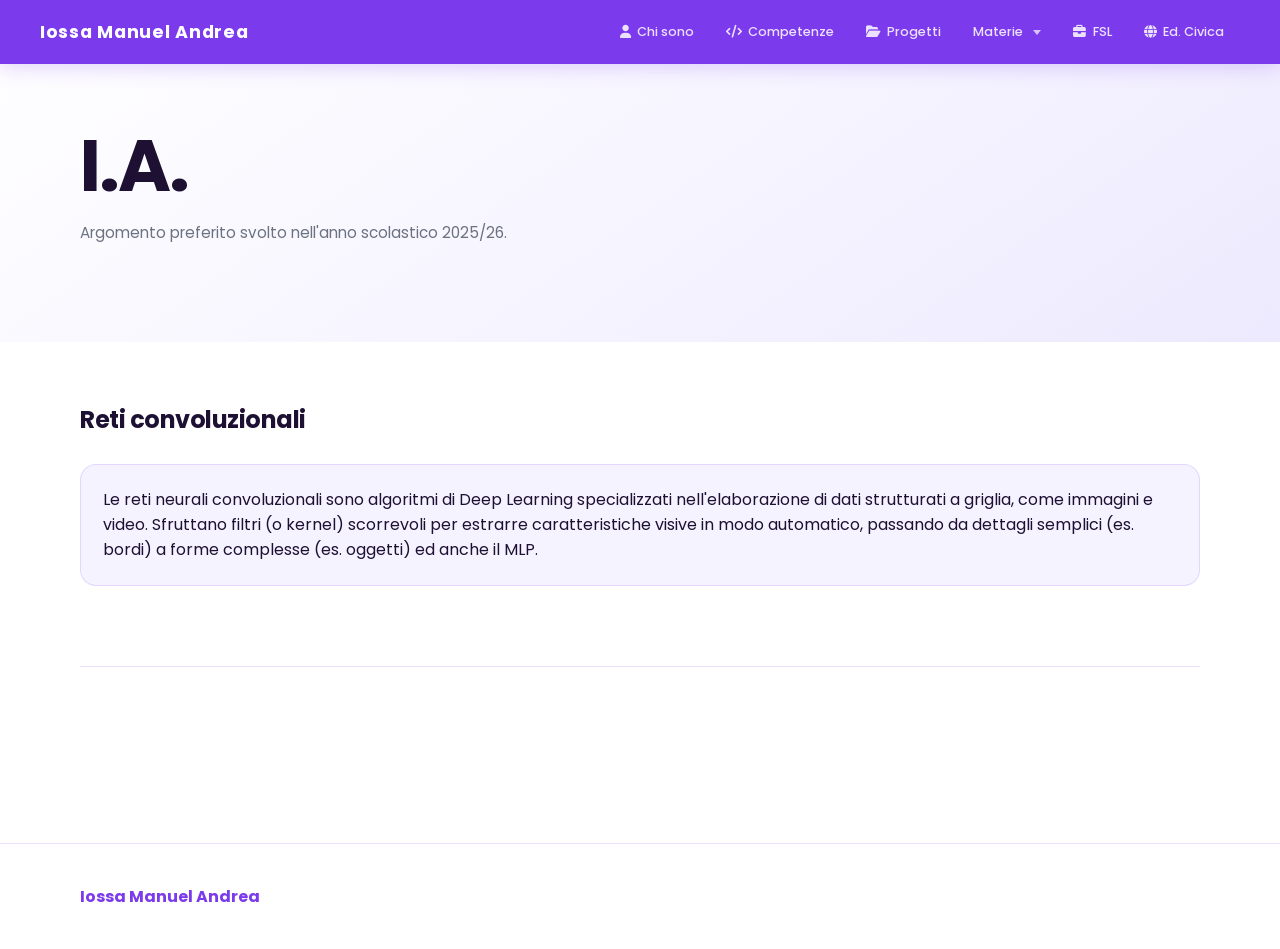
<file: materie/ia.html>
<!DOCTYPE html>
<html lang="it">
<head>
    <meta charset="UTF-8">
    <meta name="viewport" content="width=device-width, initial-scale=1.0">
    <title>IA — Iossa Manuel Andrea</title>
    <link rel="preconnect" href="https://fonts.googleapis.com">
    <link href="https://fonts.googleapis.com/css2?family=Poppins:ital,wght@0,300;0,400;0,500;0,600;0,700;1,400&display=swap" rel="stylesheet">
    <link rel="stylesheet" href="https://cdnjs.cloudflare.com/ajax/libs/font-awesome/6.5.0/css/all.min.css">
    <link rel="stylesheet" href="../stile/style.css">
</head>
<body>
 
<nav>
    <a class="nav-brand" href="../index.html">Iossa Manuel Andrea</a>
    <button class="hamburger" type="button"
            data-bs-toggle="collapse"
            data-bs-target="#navLinks"
            aria-controls="navLinks"
            aria-expanded="false">
        <i class="fa-solid fa-bars"></i>
    </button>
    <ul class="nav-links collapse" id="navLinks">
        <li><a href="../index.html#presentazione"><i class="fa-solid fa-user"></i> Chi sono</a></li>
        <li><a href="../index.html#competenze"><i class="fa-solid fa-code"></i> Competenze</a></li>
        <li><a href="../index.html#progetti"><i class="fa-solid fa-folder-open"></i> Progetti</a></li>
        <li>
            <a class="dropdown-toggle" href="#" data-bs-toggle="collapse" data-bs-target="#dd1">Materie</a>
            <ul class="dropdown-menu collapse" id="dd1">
                <li><a href="italiano.html"><i class="fa-solid fa-book"></i> Italiano</a></li>
                <li><a href="storia.html"><i class="fa-solid fa-landmark"></i> Storia</a></li>
                <li><a href="inglese.html"><i class="fa-solid fa-language"></i> Inglese</a></li>
                <li><a href="informatica.html"><i class="fa-solid fa-laptop-code"></i> Informatica</a></li>
                <li><a href="sistemiEReti.html"><i class="fa-solid fa-house-signal"></i> Sistemi e Reti</a></li>
                <li><a href="tpsit.html"><i class="fa-brands fa-android"></i> TPSIT</a></li>
                <li><a href="ia.html"><i class="fa-solid fa-robot"></i> IA</a></li>
                <li><a href="gpoi.html"><i class="fa-solid fa-chart-area"></i> GPOI</a></li>
                <li><a href="matematica.html"><i class="fa-solid fa-calculator"></i> Matematica</a></li>
            </ul>
        </li>
        <li><a href="../pcto.html"><i class="fa-solid fa-briefcase"></i> FSL</a></li>
        <li><a href="educazioneCivica.html"><i class="fa-solid fa-globe"></i> Ed. Civica</a></li>
    </ul>
</nav>
 
<div class="page-hero">
    <h1>I.A.</h1>
    <p>Argomento preferito svolto nell'anno scolastico 2025/26.</p>
</div>
 
<main>

    <div class="argomento-section">
        <div class="argomento-section-header">
            <h2 class="argomento-section-title">Reti convoluzionali</h2>
        </div>
        <div class="contenuto-grid">
            <div class="contenuto-card">
                <div class="contenuto-card-text">
                    Le reti neurali convoluzionali sono algoritmi di Deep Learning specializzati nell'elaborazione di dati strutturati a griglia, come immagini e video. Sfruttano filtri (o kernel) scorrevoli per estrarre caratteristiche visive in modo automatico, passando da dettagli semplici (es. bordi) a forme complesse (es. oggetti) ed anche il MLP.
                </div>
            </div>
        </div>
    </div>
 
    <hr class="section-divider">

 
</main>
 
<footer>
    <div class="footer-brand">Iossa Manuel Andrea</div>
</footer>
 
<script src="https://cdn.jsdelivr.net/npm/bootstrap@5.3.3/dist/js/bootstrap.bundle.min.js"></script>
</body>
</html>
</file>
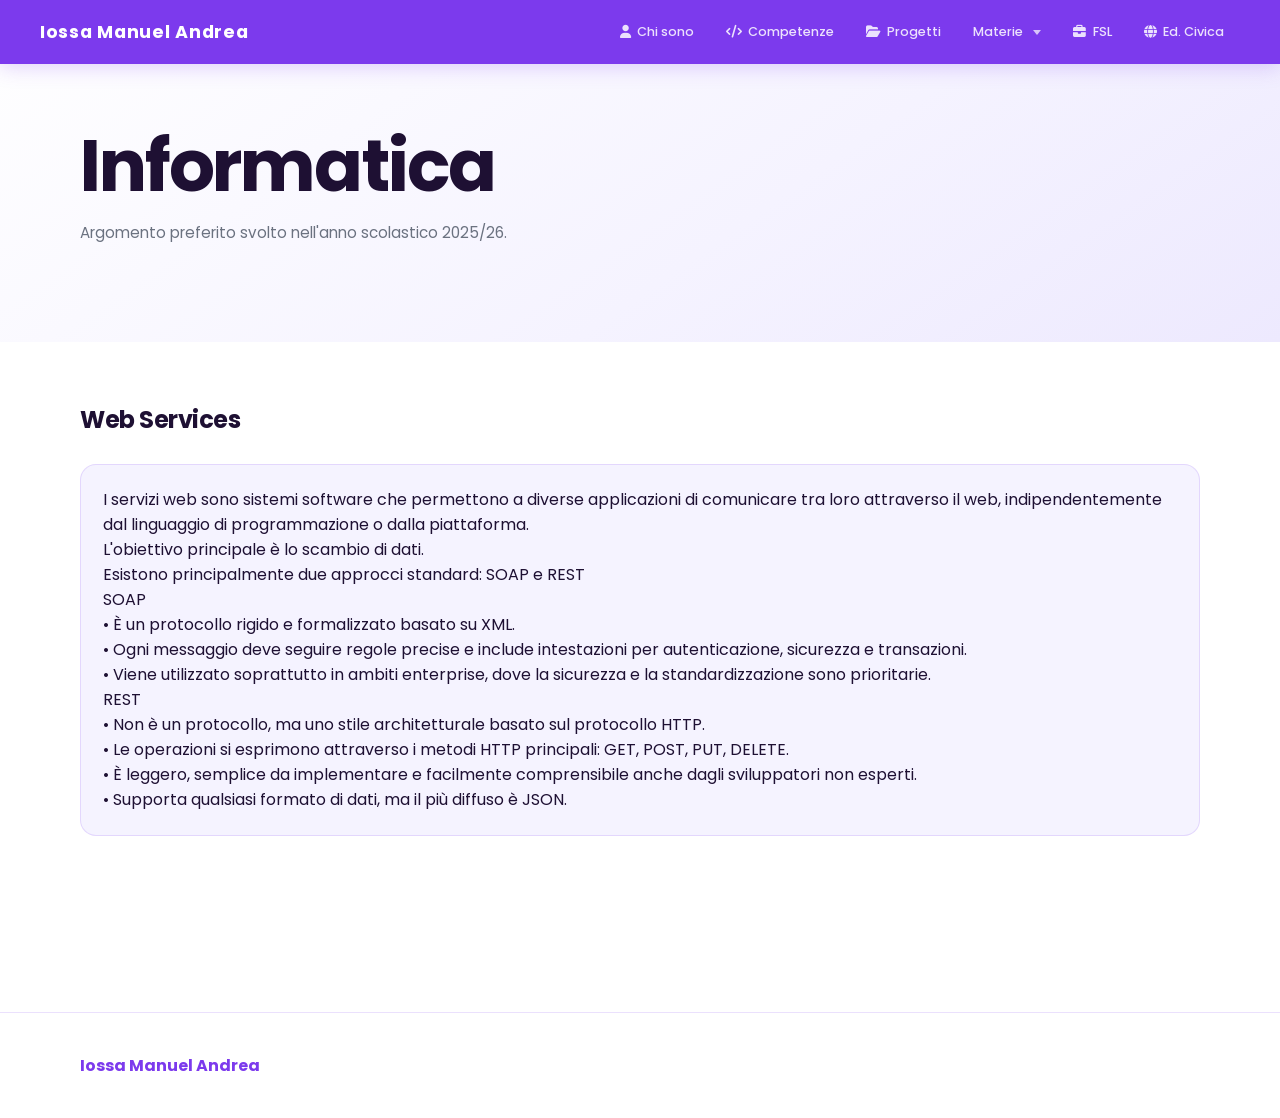
<file: materie/informatica.html>
<!DOCTYPE html>
<html lang="it">
<head>
    <meta charset="UTF-8">
    <meta name="viewport" content="width=device-width, initial-scale=1.0">
    <title>Informatica — Iossa Manuel Andrea</title>
    <link rel="preconnect" href="https://fonts.googleapis.com">
    <link href="https://fonts.googleapis.com/css2?family=Poppins:ital,wght@0,300;0,400;0,500;0,600;0,700;1,400&display=swap" rel="stylesheet">
    <link rel="stylesheet" href="https://cdnjs.cloudflare.com/ajax/libs/font-awesome/6.5.0/css/all.min.css">
    <link rel="stylesheet" href="../stile/style.css">
</head>
<body>
 
<nav>
    <a class="nav-brand" href="../index.html">Iossa Manuel Andrea</a>
    <button class="hamburger" type="button"
            data-bs-toggle="collapse"
            data-bs-target="#navLinks"
            aria-controls="navLinks"
            aria-expanded="false">
        <i class="fa-solid fa-bars"></i>
    </button>
    <ul class="nav-links collapse" id="navLinks">
        <li><a href="../index.html#presentazione"><i class="fa-solid fa-user"></i> Chi sono</a></li>
        <li><a href="../index.html#competenze"><i class="fa-solid fa-code"></i> Competenze</a></li>
        <li><a href="../index.html#progetti"><i class="fa-solid fa-folder-open"></i> Progetti</a></li>
        <li>
            <a class="dropdown-toggle" href="#" data-bs-toggle="collapse" data-bs-target="#dd1">Materie</a>
            <ul class="dropdown-menu collapse" id="dd1">
                <li><a href="italiano.html"><i class="fa-solid fa-book"></i> Italiano</a></li>
                <li><a href="storia.html"><i class="fa-solid fa-landmark"></i> Storia</a></li>
                <li><a href="inglese.html"><i class="fa-solid fa-language"></i> Inglese</a></li>
                <li><a href="informatica.html"><i class="fa-solid fa-laptop-code"></i> Informatica</a></li>
                <li><a href="sistemiEReti.html"><i class="fa-solid fa-house-signal"></i> Sistemi e Reti</a></li>
                <li><a href="tpsit.html"><i class="fa-brands fa-android"></i> TPSIT</a></li>
                <li><a href="ia.html"><i class="fa-solid fa-robot"></i> IA</a></li>
                <li><a href="gpoi.html"><i class="fa-solid fa-chart-area"></i> GPOI</a></li>
                <li><a href="matematica.html"><i class="fa-solid fa-calculator"></i> Matematica</a></li>
            </ul>
        </li>
        <li><a href="../pcto.html"><i class="fa-solid fa-briefcase"></i> FSL</a></li>
        <li><a href="educazioneCivica.html"><i class="fa-solid fa-globe"></i> Ed. Civica</a></li>
    </ul>
</nav>
 
<div class="page-hero">
    <h1>Informatica</h1>
    <p>Argomento preferito svolto nell'anno scolastico 2025/26.</p>
</div>
 
<main>
 
    <div class="argomento-section">
        <div class="argomento-section-header">
            <h2 class="argomento-section-title">Web Services</h2>
        </div>
        <div class="contenuto-grid">
            <div class="contenuto-card">
                <div class="contenuto-card-text">
                    I servizi web sono sistemi software che permettono a diverse applicazioni di comunicare tra loro attraverso il web, indipendentemente dal linguaggio di programmazione o dalla piattaforma.
                    <br>
                    L'obiettivo principale è lo scambio di dati.
                    <br>
                    Esistono principalmente due approcci standard: SOAP e REST
                    <br>
                    SOAP
                    <br>
                    •	È un protocollo rigido e formalizzato basato su XML.
                    <br>
                    •	Ogni messaggio deve seguire regole precise e include intestazioni per autenticazione, sicurezza e transazioni.
                    <br>
                    •	Viene utilizzato soprattutto in ambiti enterprise, dove la sicurezza e la standardizzazione sono prioritarie.
                    <br>
                    REST
                    <br>
                    •	Non è un protocollo, ma uno stile architetturale basato sul protocollo HTTP.
                    <br>
                    •	Le operazioni si esprimono attraverso i metodi HTTP principali: GET, POST, PUT, DELETE.
                    <br>
                    •	È leggero, semplice da implementare e facilmente comprensibile anche dagli sviluppatori non esperti.
                    <br>
                    •	Supporta qualsiasi formato di dati, ma il più diffuso è JSON.
                </div>
            </div>
        </div>
    </div>
 

 
</main>
 
<footer>
    <div class="footer-brand">Iossa Manuel Andrea</div>
</footer>
 
<script src="https://cdn.jsdelivr.net/npm/bootstrap@5.3.3/dist/js/bootstrap.bundle.min.js"></script>
</body>
</html>
</file>
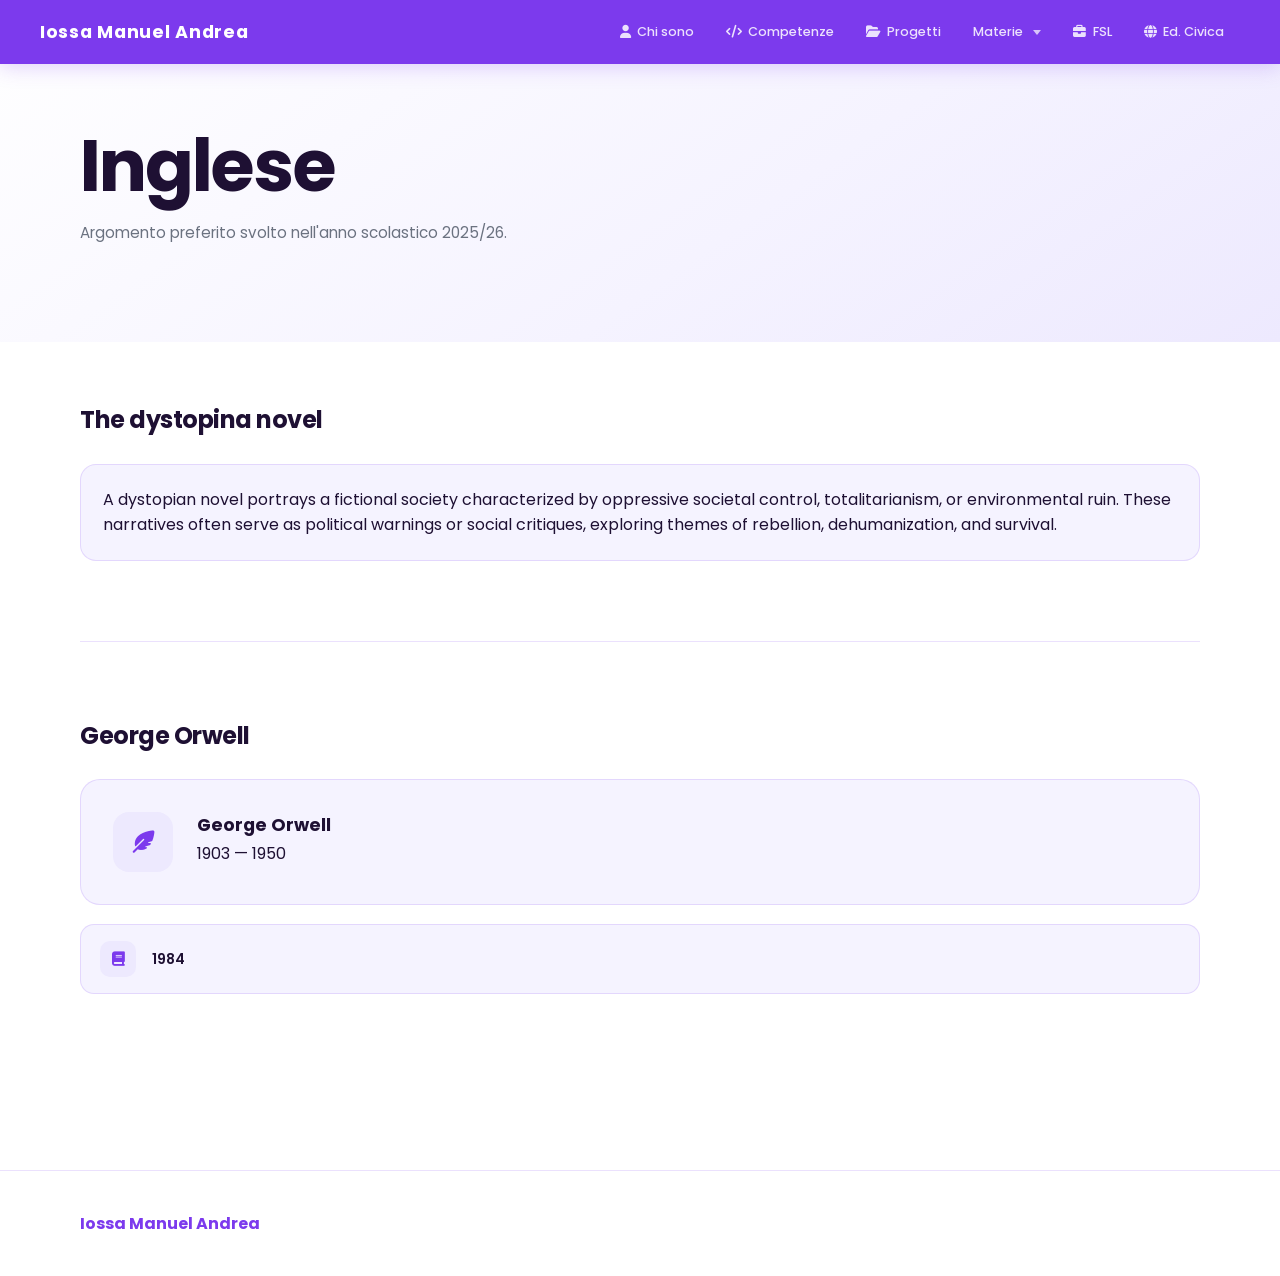
<file: materie/inglese.html>
<!DOCTYPE html>
<html lang="it">
<head>
    <meta charset="UTF-8">
    <meta name="viewport" content="width=device-width, initial-scale=1.0">
    <title>Inglese — Iossa Manuel Andrea</title>
    <link rel="preconnect" href="https://fonts.googleapis.com">
    <link href="https://fonts.googleapis.com/css2?family=Poppins:ital,wght@0,300;0,400;0,500;0,600;0,700;1,400&display=swap" rel="stylesheet">
    <link rel="stylesheet" href="https://cdnjs.cloudflare.com/ajax/libs/font-awesome/6.5.0/css/all.min.css">
    <link rel="stylesheet" href="../stile/style.css">
</head>
<body>
 
<nav>
    <a class="nav-brand" href="../index.html">Iossa Manuel Andrea</a>
    <button class="hamburger" type="button"
            data-bs-toggle="collapse"
            data-bs-target="#navLinks"
            aria-controls="navLinks"
            aria-expanded="false">
        <i class="fa-solid fa-bars"></i>
    </button>
    <ul class="nav-links collapse" id="navLinks">
        <li><a href="../index.html#presentazione"><i class="fa-solid fa-user"></i> Chi sono</a></li>
        <li><a href="../index.html#competenze"><i class="fa-solid fa-code"></i> Competenze</a></li>
        <li><a href="../index.html#progetti"><i class="fa-solid fa-folder-open"></i> Progetti</a></li>
        <li>
            <a class="dropdown-toggle" href="#" data-bs-toggle="collapse" data-bs-target="#dd1">Materie</a>
            <ul class="dropdown-menu collapse" id="dd1">
                <li><a href="italiano.html"><i class="fa-solid fa-book"></i> Italiano</a></li>
                <li><a href="storia.html"><i class="fa-solid fa-landmark"></i> Storia</a></li>
                <li><a href="inglese.html"><i class="fa-solid fa-language"></i> Inglese</a></li>
                <li><a href="informatica.html"><i class="fa-solid fa-laptop-code"></i> Informatica</a></li>
                <li><a href="sistemiEReti.html"><i class="fa-solid fa-house-signal"></i> Sistemi e Reti</a></li>
                <li><a href="tpsit.html"><i class="fa-brands fa-android"></i> TPSIT</a></li>
                <li><a href="ia.html"><i class="fa-solid fa-robot"></i> IA</a></li>
                <li><a href="gpoi.html"><i class="fa-solid fa-chart-area"></i> GPOI</a></li>
                <li><a href="matematica.html"><i class="fa-solid fa-calculator"></i> Matematica</a></li>
            </ul>
        </li>
        <li><a href="../pcto.html"><i class="fa-solid fa-briefcase"></i> FSL</a></li>
        <li><a href="educazioneCivica.html"><i class="fa-solid fa-globe"></i> Ed. Civica</a></li>
    </ul>
</nav>
 
<div class="page-hero">
    <h1>Inglese</h1>
    <p>Argomento preferito svolto nell'anno scolastico 2025/26.</p>
</div>
 
<main>

    <div class="argomento-section">
        <div class="argomento-section-header">
            <h2 class="argomento-section-title">The dystopina novel</h2>
        </div>
        <div class="contenuto-grid">
            <div class="contenuto-card">
                <div class="contenuto-card-text">
                    A dystopian novel portrays a fictional society characterized by oppressive societal control, totalitarianism, or environmental ruin. These narratives often serve as political warnings or social critiques, exploring themes of rebellion, dehumanization, and survival.
                </div>
            </div>
        </div>
    </div>

    <hr class="section-divider">

     <div class="argomento-section">
        <div class="argomento-section-header">
            <h2 class="argomento-section-title">George Orwell</h2>
        </div>
        <div class="autore-card">
            <div class="autore-avatar"><i class="fa-solid fa-feather-pointed"></i></div>
            <div>
                <div class="autore-name">George Orwell</div>
                <div class="autore-years">1903 — 1950</div>
                <div class="autore-bio"></div>
            </div>
        </div>
        <div class="opere-list">
            <div class="opere-item">
                <div class="opere-icon"><i class="fa-solid fa-book"></i></div>
                <div><div class="opere-title">1984</div></div>
            </div>
        </div>
    </div>

 
</main>
 
<footer>
    <div class="footer-brand">Iossa Manuel Andrea</div>
</footer>
 
<script src="https://cdn.jsdelivr.net/npm/bootstrap@5.3.3/dist/js/bootstrap.bundle.min.js"></script>
</body>
</html>
</file>
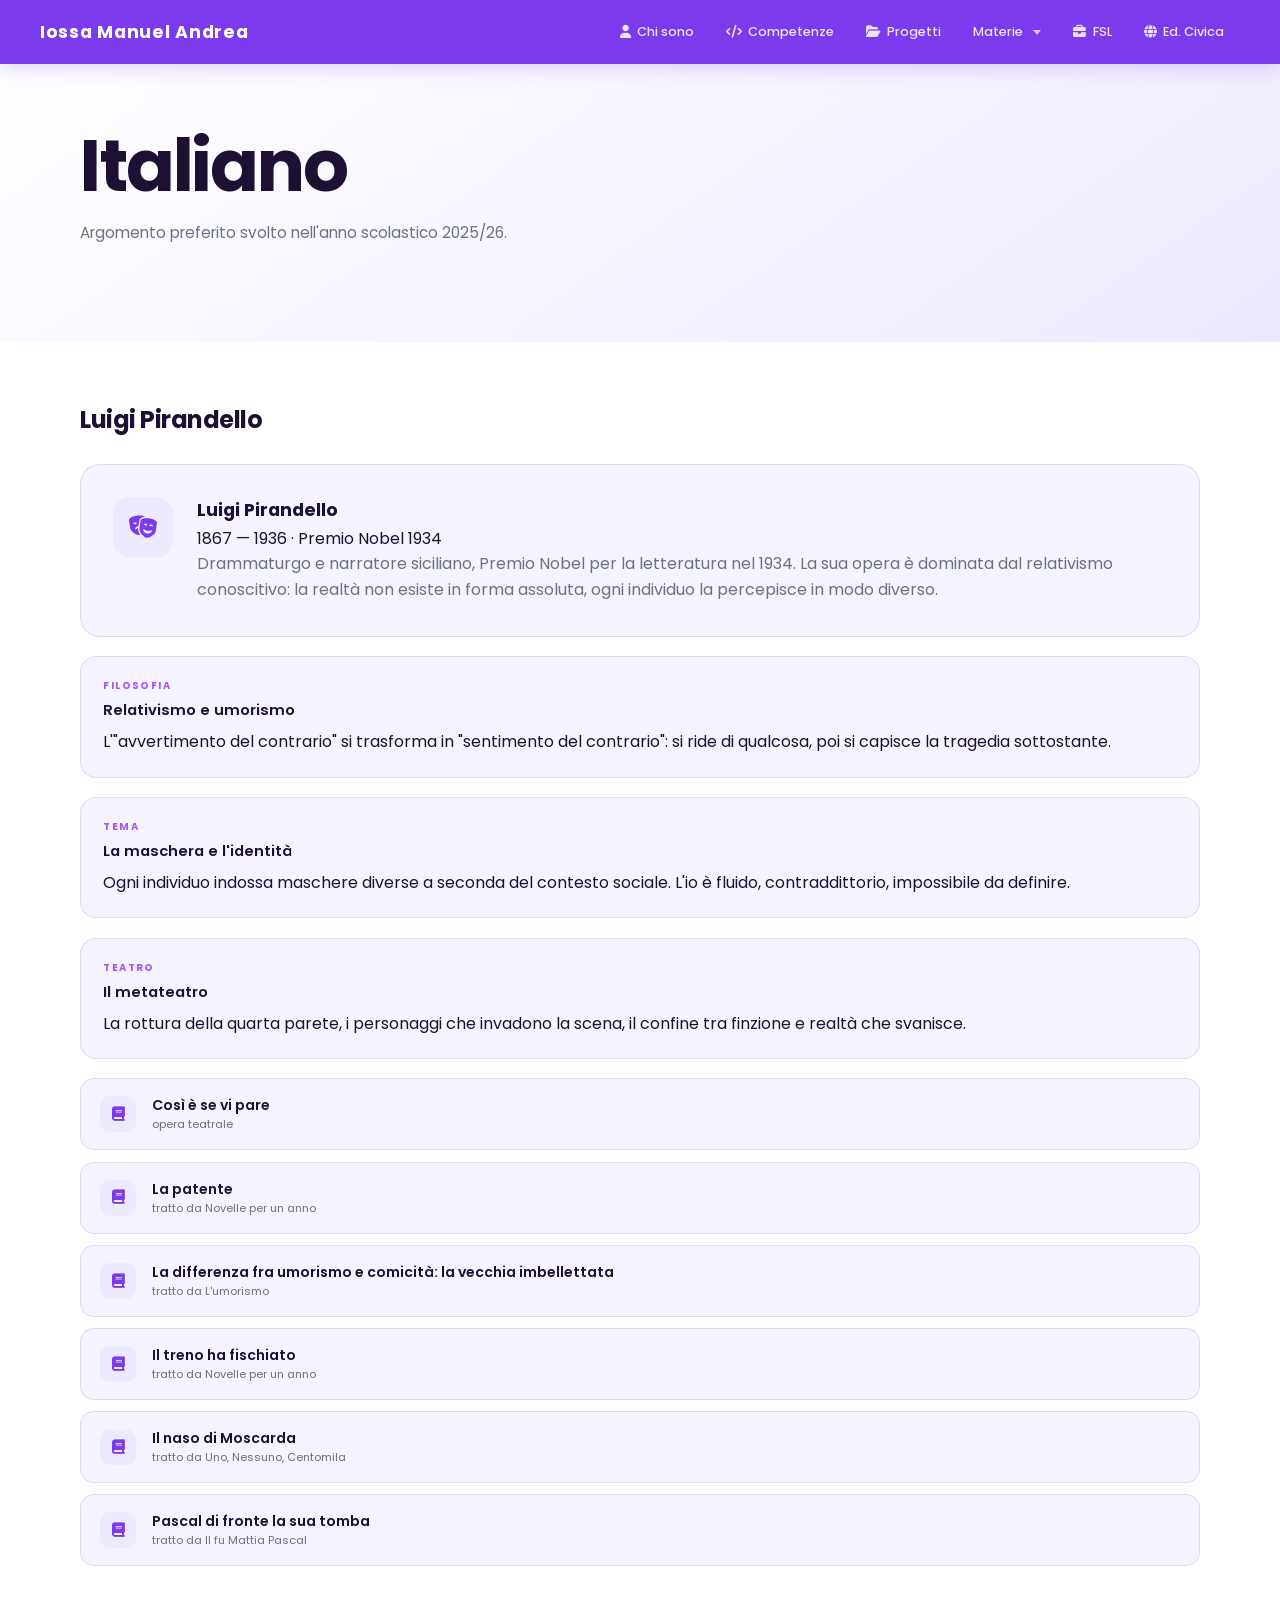
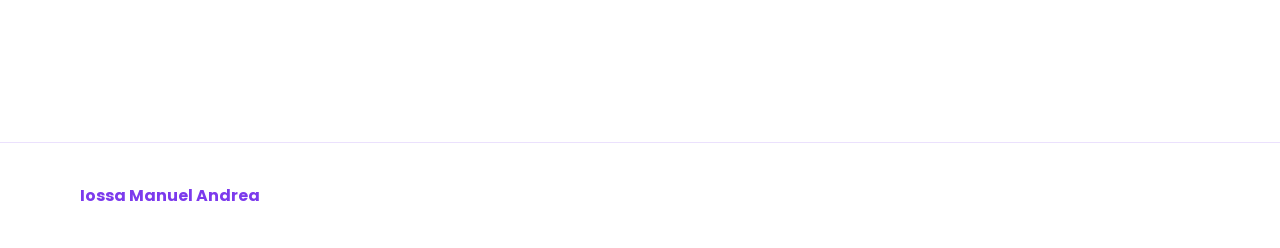
<file: materie/italiano.html>
<!DOCTYPE html>
<html lang="it">
<head>
    <meta charset="UTF-8">
    <meta name="viewport" content="width=device-width, initial-scale=1.0">
    <title>Italiano — Iossa Manuel Andrea</title>
    <link rel="preconnect" href="https://fonts.googleapis.com">
    <link href="https://fonts.googleapis.com/css2?family=Poppins:ital,wght@0,300;0,400;0,500;0,600;0,700;1,400&display=swap" rel="stylesheet">
    <link rel="stylesheet" href="https://cdnjs.cloudflare.com/ajax/libs/font-awesome/6.5.0/css/all.min.css">
    <link rel="stylesheet" href="../stile/style.css">
</head>
<body>
 
<nav>
    <a class="nav-brand" href="../index.html">Iossa Manuel Andrea</a>
    <button class="hamburger" type="button"
            data-bs-toggle="collapse"
            data-bs-target="#navLinks"
            aria-controls="navLinks"
            aria-expanded="false">
        <i class="fa-solid fa-bars"></i>
    </button>
    <ul class="nav-links collapse" id="navLinks">
        <li><a href="../index.html#presentazione"><i class="fa-solid fa-user"></i> Chi sono</a></li>
        <li><a href="../index.html#competenze"><i class="fa-solid fa-code"></i> Competenze</a></li>
        <li><a href="../index.html#progetti"><i class="fa-solid fa-folder-open"></i> Progetti</a></li>
        <li>
            <a class="dropdown-toggle" href="#" data-bs-toggle="collapse" data-bs-target="#dd1">Materie</a>
            <ul class="dropdown-menu collapse" id="dd1">
                <li><a href="italiano.html"><i class="fa-solid fa-book"></i> Italiano</a></li>
                <li><a href="storia.html"><i class="fa-solid fa-landmark"></i> Storia</a></li>
                <li><a href="inglese.html"><i class="fa-solid fa-language"></i> Inglese</a></li>
                <li><a href="informatica.html"><i class="fa-solid fa-laptop-code"></i> Informatica</a></li>
                <li><a href="sistemiEReti.html"><i class="fa-solid fa-house-signal"></i> Sistemi e Reti</a></li>
                <li><a href="tpsit.html"><i class="fa-brands fa-android"></i> TPSIT</a></li>
                <li><a href="ia.html"><i class="fa-solid fa-robot"></i> IA</a></li>
                <li><a href="gpoi.html"><i class="fa-solid fa-chart-area"></i> GPOI</a></li>
                <li><a href="matematica.html"><i class="fa-solid fa-calculator"></i> Matematica</a></li>
            </ul>
        </li>
        <li><a href="../pcto.html"><i class="fa-solid fa-briefcase"></i> FSL</a></li>
        <li><a href="educazioneCivica.html"><i class="fa-solid fa-globe"></i> Ed. Civica</a></li>
    </ul>
</nav>
 
<div class="page-hero">
    <h1>Italiano</h1>
    <p>Argomento preferito svolto nell'anno scolastico 2025/26.</p>
</div>
 
<main>
 
    <div class="argomento-section">
        <div class="argomento-section-header">
            <h2 class="argomento-section-title">Luigi Pirandello</h2>
        </div>
        <div class="autore-card">
            <div class="autore-avatar"><i class="fa-solid fa-masks-theater"></i></div>
            <div>
                <div class="autore-name">Luigi Pirandello</div>
                <div class="autore-years">1867 — 1936 · Premio Nobel 1934</div>
                <div class="autore-bio">Drammaturgo e narratore siciliano, Premio Nobel per la letteratura nel 1934. La sua opera è dominata dal relativismo conoscitivo: la realtà non esiste in forma assoluta, ogni individuo la percepisce in modo diverso.</div>
            </div>
        </div>
        <div class="contenuto-grid">
            <div class="contenuto-card">
                <div class="contenuto-card-label">Filosofia</div>
                <div class="contenuto-card-title">Relativismo e umorismo</div>
                <div class="contenuto-card-text">L'"avvertimento del contrario" si trasforma in "sentimento del contrario": si ride di qualcosa, poi si capisce la tragedia sottostante.</div>
            </div>
            <div class="contenuto-card">
                <div class="contenuto-card-label">Tema</div>
                <div class="contenuto-card-title">La maschera e l'identità</div>
                <div class="contenuto-card-text">Ogni individuo indossa maschere diverse a seconda del contesto sociale. L'io è fluido, contraddittorio, impossibile da definire.</div>
            </div>
            <div class="contenuto-card">
                <div class="contenuto-card-label">Teatro</div>
                <div class="contenuto-card-title">Il metateatro</div>
                <div class="contenuto-card-text">La rottura della quarta parete, i personaggi che invadono la scena, il confine tra finzione e realtà che svanisce.</div>
            </div>
        </div>
        <div class="opere-list">
            <div class="opere-item">
                <div class="opere-icon"><i class="fa-solid fa-book"></i></div>
                <div><div class="opere-title">Così è se vi pare</div><div class="opere-type">opera teatrale</div></div>
            </div>
            <div class="opere-item">
                <div class="opere-icon"><i class="fa-solid fa-book"></i></div>
                <div><div class="opere-title">La patente</div><div class="opere-type">tratto da Novelle per un anno</div></div>
            </div>
            <div class="opere-item">
                <div class="opere-icon"><i class="fa-solid fa-book"></i></div>
                <div><div class="opere-title">La differenza fra umorismo e comicità: la vecchia imbellettata</div><div class="opere-type">tratto da L'umorismo</div></div>
            </div>
            <div class="opere-item">
                <div class="opere-icon"><i class="fa-solid fa-book"></i></div>
                <div><div class="opere-title">Il treno ha fischiato</div><div class="opere-type">tratto da Novelle per un anno</div></div>
            </div>
            <div class="opere-item">
                <div class="opere-icon"><i class="fa-solid fa-book"></i></div>
                <div><div class="opere-title">Il naso di Moscarda</div><div class="opere-type">tratto da Uno, Nessuno, Centomila</div></div>
            </div>
            <div class="opere-item">
                <div class="opere-icon"><i class="fa-solid fa-book"></i></div>
                <div><div class="opere-title">Pascal di fronte la sua tomba</div><div class="opere-type">tratto da Il fu Mattia Pascal</div></div>
            </div>
        </div>
    </div>
 
</main>
 
<footer>
    <div class="footer-brand">Iossa Manuel Andrea</div>
</footer>
 
<script src="https://cdn.jsdelivr.net/npm/bootstrap@5.3.3/dist/js/bootstrap.bundle.min.js"></script>
</body>
</html>
</file>
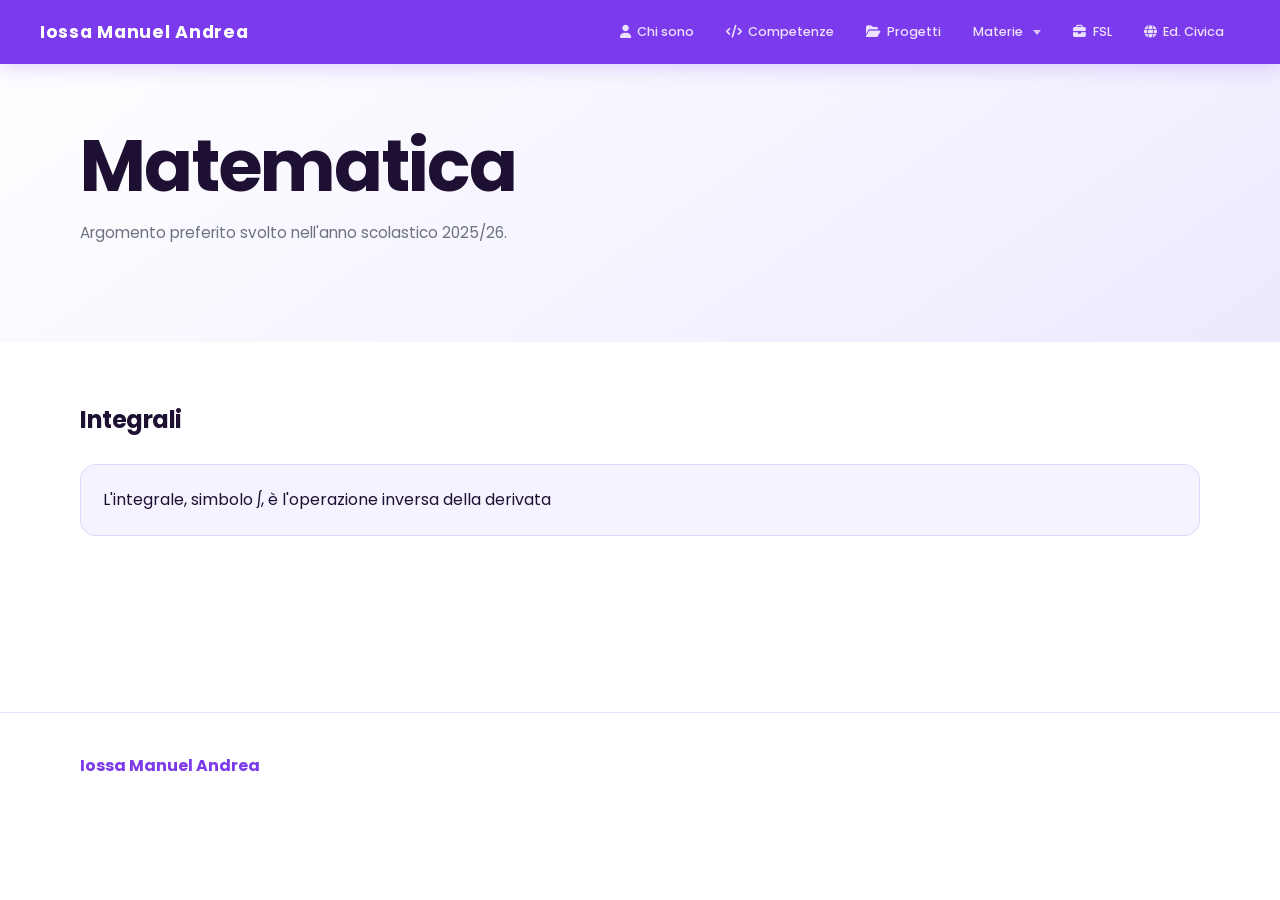
<file: materie/matematica.html>
<!DOCTYPE html>
<html lang="it">
<head>
    <meta charset="UTF-8">
    <meta name="viewport" content="width=device-width, initial-scale=1.0">
    <title>Matematica — Iossa Manuel Andrea</title>
    <link rel="preconnect" href="https://fonts.googleapis.com">
    <link href="https://fonts.googleapis.com/css2?family=Poppins:ital,wght@0,300;0,400;0,500;0,600;0,700;1,400&display=swap" rel="stylesheet">
    <link rel="stylesheet" href="https://cdnjs.cloudflare.com/ajax/libs/font-awesome/6.5.0/css/all.min.css">
    <link rel="stylesheet" href="../stile/style.css">
</head>
<body>
 
<nav>
    <a class="nav-brand" href="../index.html">Iossa Manuel Andrea</a>
    <button class="hamburger" type="button"
            data-bs-toggle="collapse"
            data-bs-target="#navLinks"
            aria-controls="navLinks"
            aria-expanded="false">
        <i class="fa-solid fa-bars"></i>
    </button>
    <ul class="nav-links collapse" id="navLinks">
        <li><a href="../index.html#presentazione"><i class="fa-solid fa-user"></i> Chi sono</a></li>
        <li><a href="../index.html#competenze"><i class="fa-solid fa-code"></i> Competenze</a></li>
        <li><a href="../index.html#progetti"><i class="fa-solid fa-folder-open"></i> Progetti</a></li>
        <li>
            <a class="dropdown-toggle" href="#" data-bs-toggle="collapse" data-bs-target="#dd1">Materie</a>
            <ul class="dropdown-menu collapse" id="dd1">
                <li><a href="italiano.html"><i class="fa-solid fa-book"></i> Italiano</a></li>
                <li><a href="storia.html"><i class="fa-solid fa-landmark"></i> Storia</a></li>
                <li><a href="inglese.html"><i class="fa-solid fa-language"></i> Inglese</a></li>
                <li><a href="informatica.html"><i class="fa-solid fa-laptop-code"></i> Informatica</a></li>
                <li><a href="sistemiEReti.html"><i class="fa-solid fa-house-signal"></i> Sistemi e Reti</a></li>
                <li><a href="tpsit.html"><i class="fa-brands fa-android"></i> TPSIT</a></li>
                <li><a href="ia.html"><i class="fa-solid fa-robot"></i> IA</a></li>
                <li><a href="gpoi.html"><i class="fa-solid fa-chart-area"></i> GPOI</a></li>
                <li><a href="matematica.html"><i class="fa-solid fa-calculator"></i> Matematica</a></li>
            </ul>
        </li>
        <li><a href="../pcto.html"><i class="fa-solid fa-briefcase"></i> FSL</a></li>
        <li><a href="educazioneCivica.html"><i class="fa-solid fa-globe"></i> Ed. Civica</a></li>
    </ul>
</nav>
 
<div class="page-hero">
    <h1>Matematica</h1>
    <p>Argomento preferito svolto nell'anno scolastico 2025/26.</p>
</div>
 
<main>
    
    <div class="argomento-section">
        <div class="argomento-section-header">
            <h2 class="argomento-section-title">Integrali</h2>
        </div>
        <div class="contenuto-grid">
            <div class="contenuto-card">
                <div class="contenuto-card-text">
                    L'integrale, simbolo ∫, è l'operazione inversa della derivata
                </div>
            </div>
        </div>
    </div>
 
</main>
 
<footer>
    <div class="footer-brand">Iossa Manuel Andrea</div>
</footer>
 
<script src="https://cdn.jsdelivr.net/npm/bootstrap@5.3.3/dist/js/bootstrap.bundle.min.js"></script>
</body>
</html>
</file>
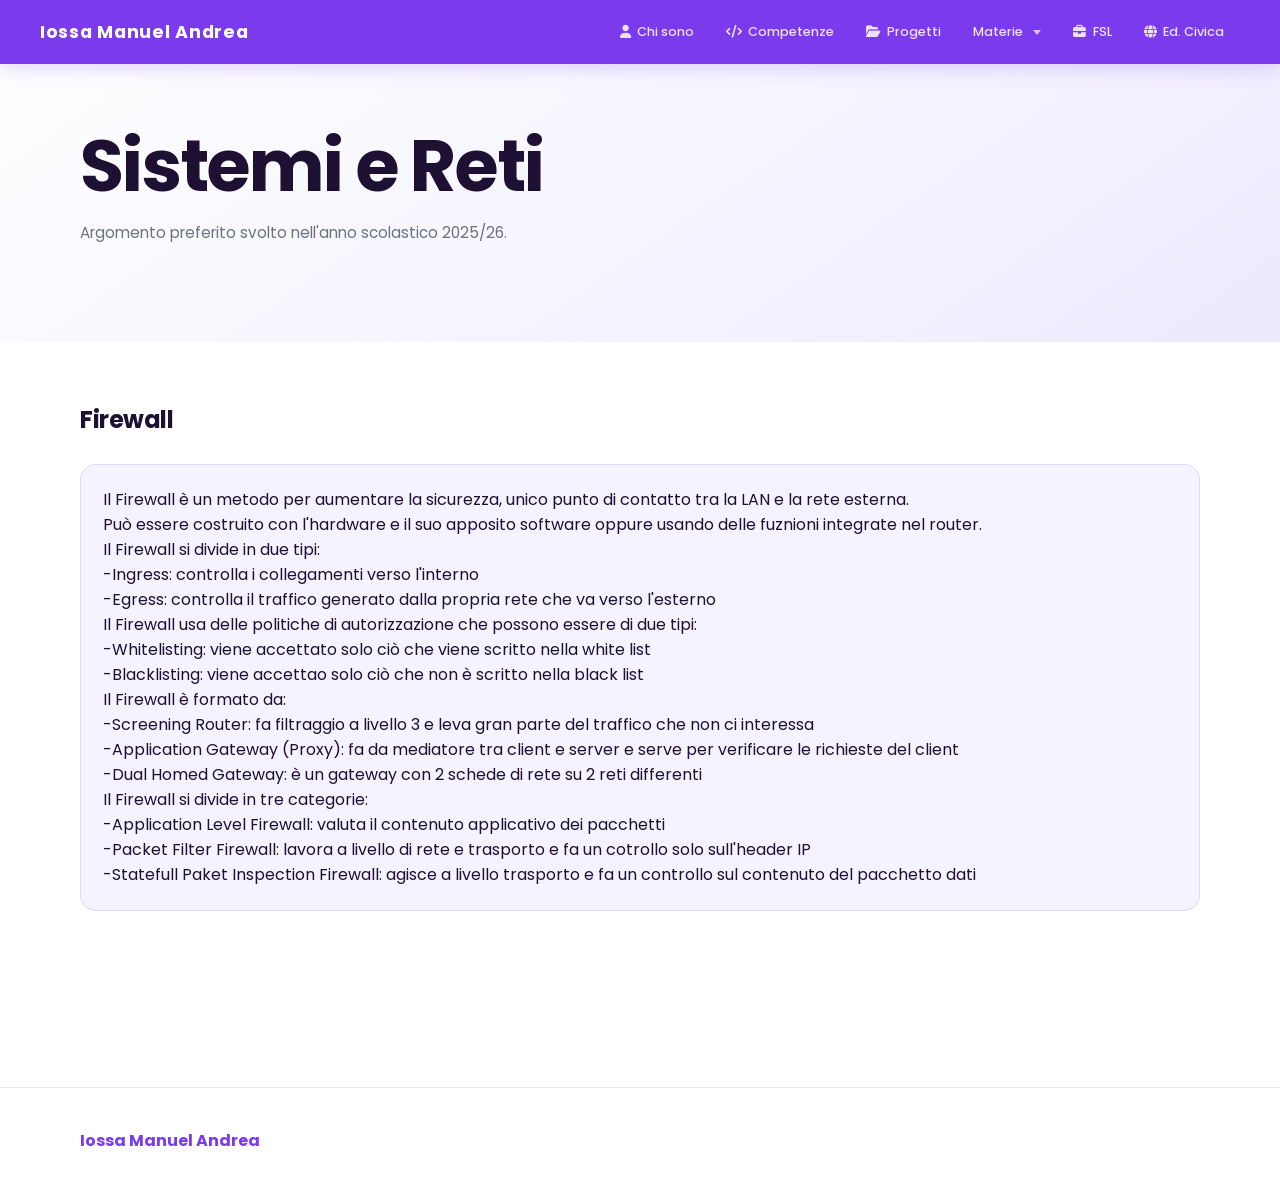
<file: materie/sistemiEReti.html>
<!DOCTYPE html>
<html lang="it">
<head>
    <meta charset="UTF-8">
    <meta name="viewport" content="width=device-width, initial-scale=1.0">
    <title>Sistemi e Reti — Iossa Manuel Andrea</title>
    <link rel="preconnect" href="https://fonts.googleapis.com">
    <link href="https://fonts.googleapis.com/css2?family=Poppins:ital,wght@0,300;0,400;0,500;0,600;0,700;1,400&display=swap" rel="stylesheet">
    <link rel="stylesheet" href="https://cdnjs.cloudflare.com/ajax/libs/font-awesome/6.5.0/css/all.min.css">
    <link rel="stylesheet" href="../stile/style.css">
</head>
<body>
 
<nav>
    <a class="nav-brand" href="../index.html">Iossa Manuel Andrea</a>
    <button class="hamburger" type="button"
            data-bs-toggle="collapse"
            data-bs-target="#navLinks"
            aria-controls="navLinks"
            aria-expanded="false">
        <i class="fa-solid fa-bars"></i>
    </button>
    <ul class="nav-links collapse" id="navLinks">
        <li><a href="../index.html#presentazione"><i class="fa-solid fa-user"></i> Chi sono</a></li>
        <li><a href="../index.html#competenze"><i class="fa-solid fa-code"></i> Competenze</a></li>
        <li><a href="../index.html#progetti"><i class="fa-solid fa-folder-open"></i> Progetti</a></li>
        <li>
            <a class="dropdown-toggle" href="#" data-bs-toggle="collapse" data-bs-target="#dd1">Materie</a>
            <ul class="dropdown-menu collapse" id="dd1">
                <li><a href="italiano.html"><i class="fa-solid fa-book"></i> Italiano</a></li>
                <li><a href="storia.html"><i class="fa-solid fa-landmark"></i> Storia</a></li>
                <li><a href="inglese.html"><i class="fa-solid fa-language"></i> Inglese</a></li>
                <li><a href="informatica.html"><i class="fa-solid fa-laptop-code"></i> Informatica</a></li>
                <li><a href="sistemiEReti.html"><i class="fa-solid fa-house-signal"></i> Sistemi e Reti</a></li>
                <li><a href="tpsit.html"><i class="fa-brands fa-android"></i> TPSIT</a></li>
                <li><a href="ia.html"><i class="fa-solid fa-robot"></i> IA</a></li>
                <li><a href="gpoi.html"><i class="fa-solid fa-chart-area"></i> GPOI</a></li>
                <li><a href="matematica.html"><i class="fa-solid fa-calculator"></i> Matematica</a></li>
            </ul>
        </li>
        <li><a href="../pcto.html"><i class="fa-solid fa-briefcase"></i> FSL</a></li>
        <li><a href="educazioneCivica.html"><i class="fa-solid fa-globe"></i> Ed. Civica</a></li>
    </ul>
</nav>
 
<div class="page-hero">
    <h1>Sistemi e Reti</h1>
    <p>Argomento preferito svolto nell'anno scolastico 2025/26.</p>
</div>
 
<main>
 

    <div class="argomento-section">
        <div class="argomento-section-header">
            <h2 class="argomento-section-title">Firewall</h2>
        </div>
        <div class="contenuto-grid">
            <div class="contenuto-card">
                <div class="contenuto-card-text">
                    Il Firewall è un metodo per aumentare la sicurezza, unico punto di contatto tra la LAN e la rete esterna.
                    <br>
                    Può essere costruito con l'hardware e il suo apposito software oppure usando delle fuznioni integrate nel router.
                    <br>
                    Il Firewall si divide in due tipi: 
                    <br>
                    -Ingress: controlla i collegamenti verso l'interno
                    <br>
                    -Egress: controlla il traffico generato dalla propria rete che va verso l'esterno
                    <br>
                    Il Firewall usa delle politiche di autorizzazione che possono essere di due tipi: 
                    <br>
                    -Whitelisting: viene accettato solo ciò che viene scritto nella white list
                    <br>
                    -Blacklisting: viene accettao solo ciò che non è scritto nella black list
                    <br>
                    Il Firewall è formato da: 
                    <br>
                    -Screening Router: fa filtraggio a livello 3 e leva gran parte del traffico che non ci interessa
                    <br>
                    -Application Gateway (Proxy): fa da mediatore tra client e server e serve per verificare le richieste del client
                    <br>
                    -Dual Homed Gateway: è un gateway con 2 schede di rete su 2 reti differenti
                    <br>
                    Il Firewall si divide in tre categorie: 
                    <br>
                    -Application Level Firewall: valuta il contenuto applicativo dei pacchetti
                    <br>
                    -Packet Filter Firewall: lavora a livello di rete e trasporto e fa un cotrollo solo sull'header IP
                    <br>
                    -Statefull Paket Inspection Firewall: agisce a livello trasporto e fa un controllo sul contenuto del pacchetto dati  

                </div>
            </div>
        </div>
    </div>

 

 
</main>
 
<footer>
    <div class="footer-brand">Iossa Manuel Andrea</div>
</footer>
 
<script src="https://cdn.jsdelivr.net/npm/bootstrap@5.3.3/dist/js/bootstrap.bundle.min.js"></script>
</body>
</html>
</file>
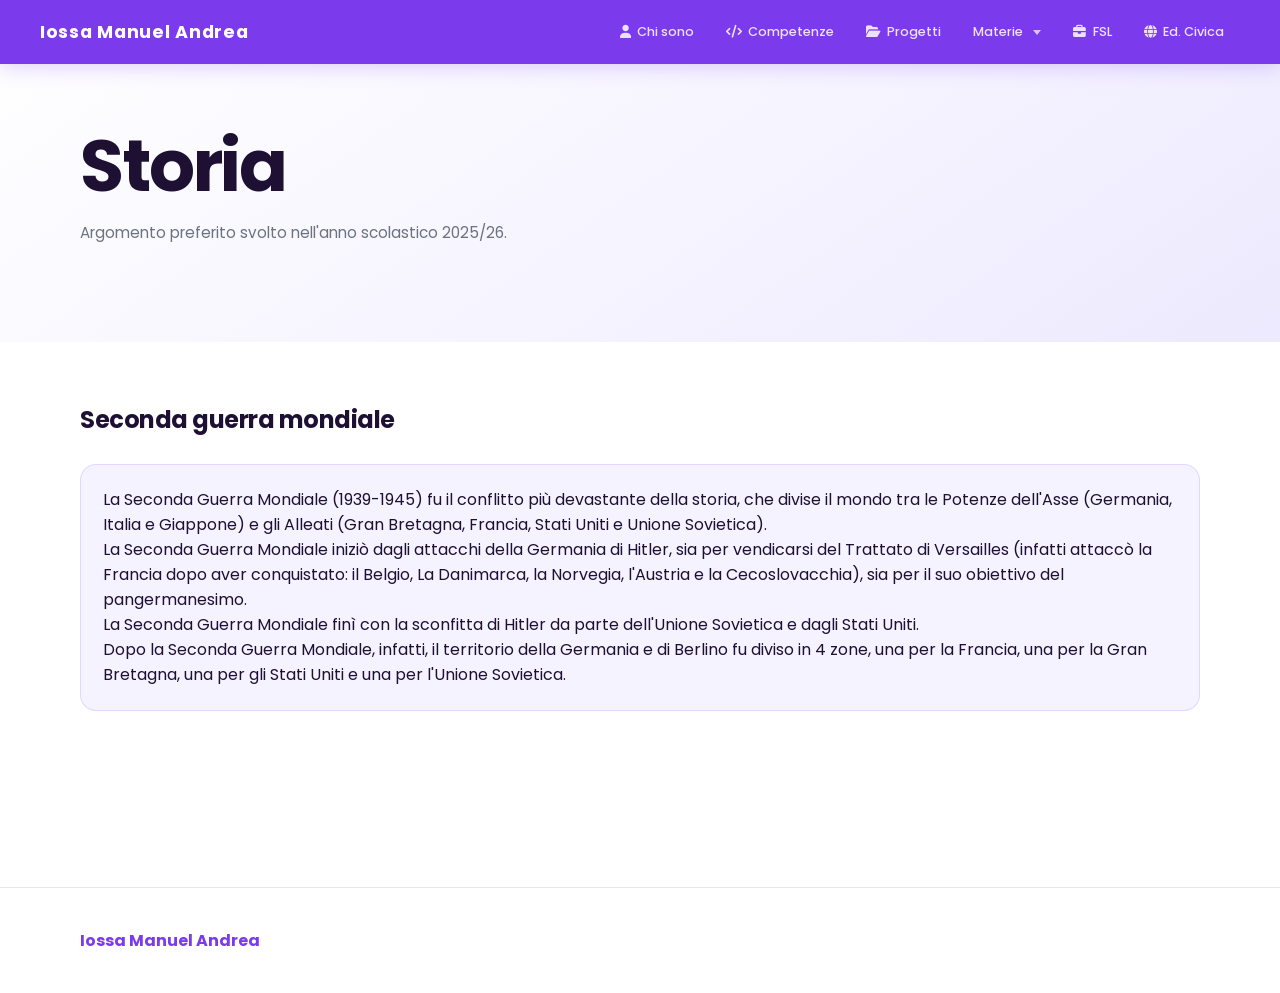
<file: materie/storia.html>
<!DOCTYPE html>
<html lang="it">
<head>
    <meta charset="UTF-8">
    <meta name="viewport" content="width=device-width, initial-scale=1.0">
    <title>Storia — Iossa Manuel Andrea</title>
    <link rel="preconnect" href="https://fonts.googleapis.com">
    <link href="https://fonts.googleapis.com/css2?family=Poppins:ital,wght@0,300;0,400;0,500;0,600;0,700;1,400&display=swap" rel="stylesheet">
    <link rel="stylesheet" href="https://cdnjs.cloudflare.com/ajax/libs/font-awesome/6.5.0/css/all.min.css">
    <link rel="stylesheet" href="../stile/style.css">
</head>
<body>
 
<nav>
    <a class="nav-brand" href="../index.html">Iossa Manuel Andrea</a>
    <button class="hamburger" type="button"
            data-bs-toggle="collapse"
            data-bs-target="#navLinks"
            aria-controls="navLinks"
            aria-expanded="false">
        <i class="fa-solid fa-bars"></i>
    </button>
    <ul class="nav-links collapse" id="navLinks">
        <li><a href="../index.html#presentazione"><i class="fa-solid fa-user"></i> Chi sono</a></li>
        <li><a href="../index.html#competenze"><i class="fa-solid fa-code"></i> Competenze</a></li>
        <li><a href="../index.html#progetti"><i class="fa-solid fa-folder-open"></i> Progetti</a></li>
        <li>
            <a class="dropdown-toggle" href="#" data-bs-toggle="collapse" data-bs-target="#dd1">Materie</a>
            <ul class="dropdown-menu collapse" id="dd1">
                <li><a href="italiano.html"><i class="fa-solid fa-book"></i> Italiano</a></li>
                <li><a href="storia.html"><i class="fa-solid fa-landmark"></i> Storia</a></li>
                <li><a href="inglese.html"><i class="fa-solid fa-language"></i> Inglese</a></li>
                <li><a href="informatica.html"><i class="fa-solid fa-laptop-code"></i> Informatica</a></li>
                <li><a href="sistemiEReti.html"><i class="fa-solid fa-house-signal"></i> Sistemi e Reti</a></li>
                <li><a href="tpsit.html"><i class="fa-brands fa-android"></i> TPSIT</a></li>
                <li><a href="ia.html"><i class="fa-solid fa-robot"></i> IA</a></li>
                <li><a href="gpoi.html"><i class="fa-solid fa-chart-area"></i> GPOI</a></li>
                <li><a href="matematica.html"><i class="fa-solid fa-calculator"></i> Matematica</a></li>
            </ul>
        </li>
        <li><a href="../pcto.html"><i class="fa-solid fa-briefcase"></i> FSL</a></li>
        <li><a href="educazioneCivica.html"><i class="fa-solid fa-globe"></i> Ed. Civica</a></li>
    </ul>
</nav>
 
<div class="page-hero">
    <h1>Storia</h1>
    <p>Argomento preferito svolto nell'anno scolastico 2025/26.</p>
</div>
 
<main>
 

    <div class="argomento-section">
        <div class="argomento-section-header">
            <h2 class="argomento-section-title">Seconda guerra mondiale</h2>
        </div>
        <div class="contenuto-grid">
            <div class="contenuto-card">
                <div class="contenuto-card-text">
                    La Seconda Guerra Mondiale (1939-1945) fu il conflitto più devastante della storia, che divise il mondo tra le Potenze dell'Asse (Germania, Italia e Giappone) e gli Alleati (Gran Bretagna, Francia, Stati Uniti e Unione Sovietica).
                    <br>
                    La Seconda Guerra Mondiale iniziò dagli attacchi della Germania di Hitler, sia per vendicarsi del Trattato di Versailles (infatti attaccò la Francia dopo aver conquistato: il Belgio, La Danimarca, la Norvegia, l'Austria e la Cecoslovacchia), sia per il suo obiettivo del pangermanesimo.
                    <br>
                    La Seconda Guerra Mondiale finì con la sconfitta di Hitler da parte dell'Unione Sovietica e dagli Stati Uniti.
                    <br>
                    Dopo la Seconda Guerra Mondiale, infatti, il territorio della Germania e di Berlino fu diviso in 4 zone, una per la Francia, una per la Gran Bretagna, una per gli Stati Uniti e una per l'Unione Sovietica.
                </div>
            </div>
        </div>
    </div>

 
</main>
 
<footer>
    <div class="footer-brand">Iossa Manuel Andrea</div>
</footer>
 
<script src="https://cdn.jsdelivr.net/npm/bootstrap@5.3.3/dist/js/bootstrap.bundle.min.js"></script>
</body>
</html>
</file>
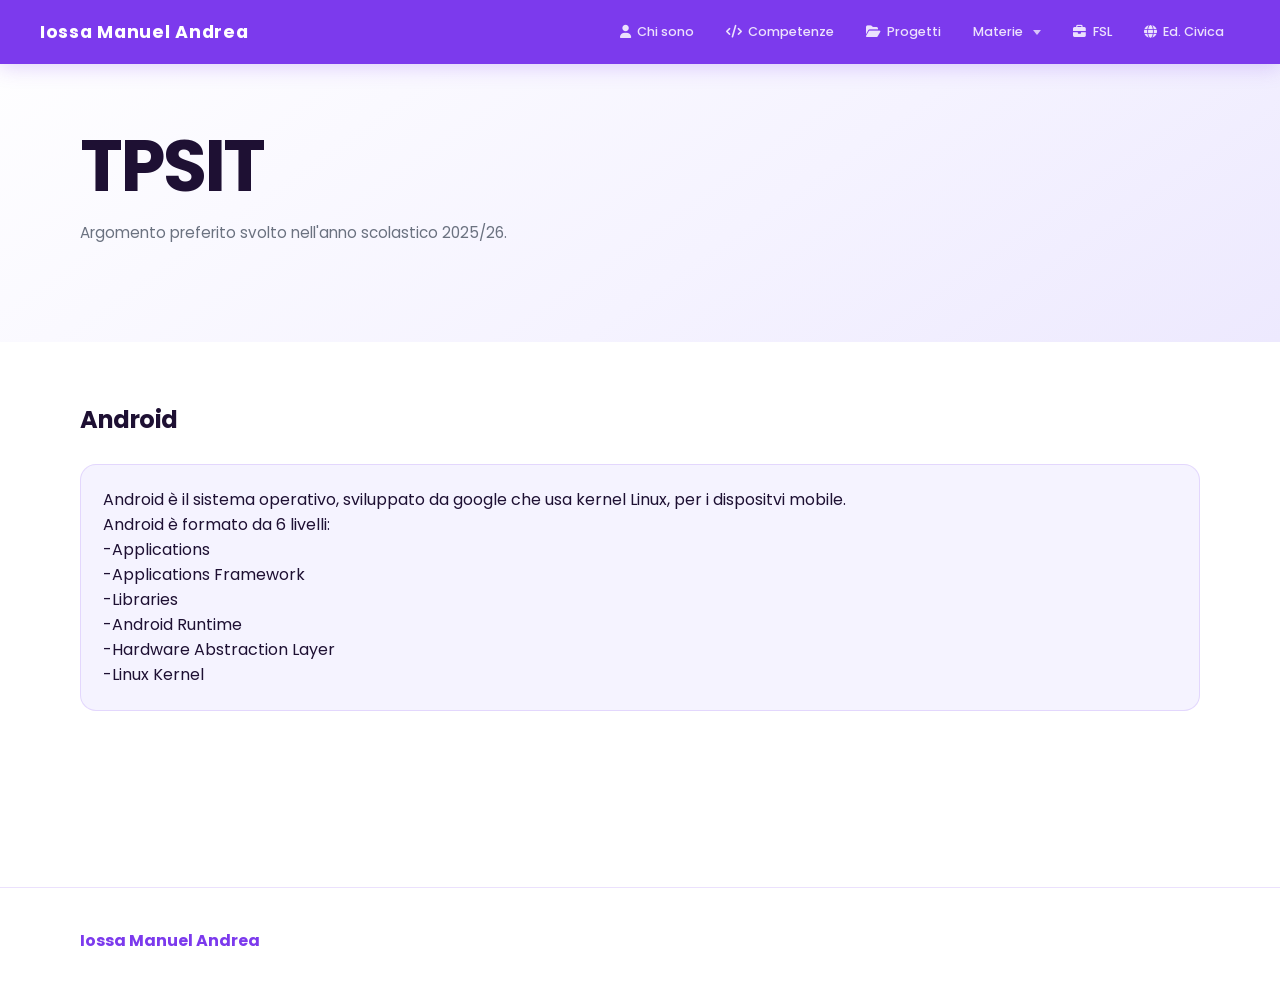
<file: materie/tpsit.html>
<!DOCTYPE html>
<html lang="it">
<head>
    <meta charset="UTF-8">
    <meta name="viewport" content="width=device-width, initial-scale=1.0">
    <title>TPSIT — Iossa Manuel Andrea</title>
    <link rel="preconnect" href="https://fonts.googleapis.com">
    <link href="https://fonts.googleapis.com/css2?family=Poppins:ital,wght@0,300;0,400;0,500;0,600;0,700;1,400&display=swap" rel="stylesheet">
    <link rel="stylesheet" href="https://cdnjs.cloudflare.com/ajax/libs/font-awesome/6.5.0/css/all.min.css">
    <link rel="stylesheet" href="../stile/style.css">
</head>
<body>
 
<nav>
    <a class="nav-brand" href="../index.html">Iossa Manuel Andrea</a>
    <button class="hamburger" type="button"
            data-bs-toggle="collapse"
            data-bs-target="#navLinks"
            aria-controls="navLinks"
            aria-expanded="false">
        <i class="fa-solid fa-bars"></i>
    </button>
    <ul class="nav-links collapse" id="navLinks">
        <li><a href="../index.html#presentazione"><i class="fa-solid fa-user"></i> Chi sono</a></li>
        <li><a href="../index.html#competenze"><i class="fa-solid fa-code"></i> Competenze</a></li>
        <li><a href="../index.html#progetti"><i class="fa-solid fa-folder-open"></i> Progetti</a></li>
        <li>
            <a class="dropdown-toggle" href="#" data-bs-toggle="collapse" data-bs-target="#dd1">Materie</a>
            <ul class="dropdown-menu collapse" id="dd1">
                <li><a href="italiano.html"><i class="fa-solid fa-book"></i> Italiano</a></li>
                <li><a href="storia.html"><i class="fa-solid fa-landmark"></i> Storia</a></li>
                <li><a href="inglese.html"><i class="fa-solid fa-language"></i> Inglese</a></li>
                <li><a href="informatica.html"><i class="fa-solid fa-laptop-code"></i> Informatica</a></li>
                <li><a href="sistemiEReti.html"><i class="fa-solid fa-house-signal"></i> Sistemi e Reti</a></li>
                <li><a href="tpsit.html"><i class="fa-brands fa-android"></i> TPSIT</a></li>
                <li><a href="ia.html"><i class="fa-solid fa-robot"></i> IA</a></li>
                <li><a href="gpoi.html"><i class="fa-solid fa-chart-area"></i> GPOI</a></li>
                <li><a href="matematica.html"><i class="fa-solid fa-calculator"></i> Matematica</a></li>
            </ul>
        </li>
        <li><a href="../pcto.html"><i class="fa-solid fa-briefcase"></i> FSL</a></li>
        <li><a href="educazioneCivica.html"><i class="fa-solid fa-globe"></i> Ed. Civica</a></li>
    </ul>
</nav>
 
<div class="page-hero">
    <h1>TPSIT</h1>
    <p>Argomento preferito svolto nell'anno scolastico 2025/26.</p>
</div>
 
<main>
 

    <div class="argomento-section">
        <div class="argomento-section-header">
            <h2 class="argomento-section-title">Android</h2>
        </div>
        <div class="contenuto-grid">
            <div class="contenuto-card">
                <div class="contenuto-card-text">
                   Android è il sistema operativo, sviluppato da google che usa kernel Linux, per i dispositvi mobile.
                   <br>
                   Android è formato da 6 livelli: 
                   <br>
                   -Applications
                   <br>
                   -Applications Framework
                   <br>
                   -Libraries
                   <br>
                   -Android Runtime
                   <br>
                   -Hardware Abstraction Layer
                   <br>
                   -Linux Kernel
                </div>
            </div>
        </div>
    </div>

 
</main>
 
<footer>
    <div class="footer-brand">Iossa Manuel Andrea</div>
</footer>
 
<script src="https://cdn.jsdelivr.net/npm/bootstrap@5.3.3/dist/js/bootstrap.bundle.min.js"></script>
</body>
</html>
</file>
<file: stile/style.css>
:root {
            --sfondo: #ffffff;
            --surface: #f5f3ff;
            --surface2: #ede9fe;
            --primario: #7c3aed;
            --primario2: #a855f7;
            --primario3: #5b21b6;
            --testo: #1e1033;
            --testo-secondario: #6b7280;
            --bordi: rgba(124, 58, 237, 0.15);
            --nav: 64px;
        }

        * { margin: 0; padding: 0; box-sizing: bordi-box; }
        html { scroll-behavior: smooth; }

        body {
            background: var(--sfondo);
            color: var(--testo);
            font-family: 'Poppins', sans-serif;
            overflow-x: hidden;
        }

        /* ── NAV ── */
        nav {
            position: fixed;
            top: 0; left: 0; right: 0;
            height: var(--nav);
            background: var(--primario);
            z-index: 1000;
            display: flex;
            align-items: center;
            padding: 0 2.5rem;
            gap: 2rem;
            box-shadow: 0 2px 20px rgba(124,58,237,0.25);
        }

        .nav-brand {
            font-size: 1.1rem;
            font-weight: 700;
            letter-spacing: 0.04em;
            color: #ffffff;
            text-decoration: none;
            flex-shrink: 0;
        }

        .nav-links {
            display: flex;
            align-items: center;
            list-style: none;
            margin-left: auto;
            gap: 0;
        }

        .nav-links > li { position: relative; }

        .nav-links a {
            display: flex;
            align-items: center;
            gap: 0.4rem;
            padding: 0.5rem 1rem;
            color: rgba(255,255,255,0.85);
            text-decoration: none;
            font-size: 0.8rem;
            font-weight: 500;
            transition: color 0.2s;
            white-space: nowrap;
        }

        .nav-links a:hover { color: #ffffff; }

        .nav-links .dropdown-toggle::after {
            content: '';
            display: inline-block;
            width: 0; height: 0;
            border-left: 4px solid transparent;
            border-right: 4px solid transparent;
            border-top: 5px solid rgba(255,255,255,0.7);
            margin-left: 4px;
            vertical-align: middle;
        }

        .dropdown-menu {
            display: none;
            position: absolute;
            top: 100%;
            left: 0;
            background: var(--primario3);
            border-radius: 12px;
            min-width: 200px;
            list-style: none;
            padding: 0.5rem;
            box-shadow: 0 8px 24px rgba(91,33,182,0.35);
            overflow: hidden;
        }

        .dropdown-menu a {
            padding: 0.5rem 0.9rem;
            display: flex;
            align-items: center;
            gap: 0.6rem;
            color: rgba(255,255,255,0.85);
            font-size: 0.78rem;
            border-radius: 8px;
        }

        .dropdown-menu a:hover {
            color: #ffffff;
            background: rgba(255,255,255,0.12);
        }

        li:hover > .dropdown-menu { display: block; }

        .hamburger {
            display: none;
            background: none;
            border: 1px solid rgba(255,255,255,0.4);
            border-radius: 6px;
            color: #ffffff;
            padding: 0.4rem 0.6rem;
            cursor: pointer;
            font-size: 1rem;
            margin-left: auto;
        }

        @media (max-width: 900px) {
            .nav-links {
                display: none;
                position: fixed;
                top: var(--nav);
                left: 0; right: 0;
                background: var(--primario);
                flex-direction: column;
                align-items: flex-start;
                padding: 1rem 0;
                gap: 0;
                box-shadow: 0 8px 20px rgba(124,58,237,0.2);
            }
            .nav-links.show { display: flex; }
            .nav-links a { padding: 0.65rem 1.5rem; }
            .dropdown-menu {
                position: static;
                display: none;
                background: rgba(0,0,0,0.15);
                border-radius: 0;
                box-shadow: none;
                padding: 0;
                margin-left: 1.5rem;
            }
            li.show > .dropdown-menu { display: block; }
            li:hover > .dropdown-menu { display: none; }

            .progetto-body { grid-template-columns: 1fr; }
            .progetto-galleria.double,
            .progetto-galleria.triple { grid-template-columns: 1fr; }
            .progetto-galleria.triple .galleria-item:first-child { grid-row: auto; }
                        /* Menu principale: nascosto di default, visibile con .show */
            .nav-links.collapse:not(.show) { display: none !important; }
            .nav-links.collapse.show {
                display: flex !important;
                flex-direction: column;
                align-items: flex-start;
                position: fixed;
                top: var(--nav);
                left: 0; right: 0;
                background: var(--primario);
                padding: 1rem 0;
                box-shadow: 0 8px 20px rgba(124,58,237,0.2);
                z-index: 999;
            }

            /* Dropdown materie: nascosto di default, visibile con .show */
            .dropdown-menu.collapse:not(.show) { display: none !important; }
            .dropdown-menu.collapse.show {
                display: block !important;
                position: static !important;
                background: rgba(0,0,0,0.15);
                border-radius: 0;
                box-shadow: none;
                padding: 0;
                margin-left: 1.5rem;
                min-width: unset;
            }

            /* Hamburger visibile su mobile */
            .hamburger { display: block !important; }
        }

        /* ── HERO ── */
        #hero {
            min-height: 100vh;
            display: flex;
            flex-direction: column;
            justify-content: center;
            padding: calc(var(--nav) + 5rem) 5rem 5rem;
            position: relative;
            overflow: hidden;
            background: linear-gradient(145deg, #ffffff 0%, #f5f3ff 60%, #ede9fe 100%);
        }

        .hero-badge {
            display: inline-flex;
            align-items: center;
            gap: 0.5rem;
            background: var(--surface2);
            color: var(--primario);
            border: 1px solid var(--bordi);
            border-radius: 999px;
            padding: 0.35rem 1rem;
            font-size: 0.75rem;
            font-weight: 500;
            margin-bottom: 2rem;
            width: fit-content;
        }

        .hero-badge i { font-size: 0.7rem; }

        .hero-name {
            font-size: clamp(2.8rem, 8vw, 6.5rem);
            font-weight: 700;
            line-height: 1.05;
            letter-spacing: -0.02em;
            color: var(--testo);
        }

        .hero-name span { color: var(--primario); }

        .hero-subtitle {
            font-size: clamp(0.95rem, 1.8vw, 1.15rem);
            font-weight: 400;
            color: var(--testo-secondario);
            margin-top: 1.5rem;
            max-width: 520px;
            line-height: 1.7;
        }

        .hero-cta {
            display: flex;
            gap: 1rem;
            margin-top: 2.5rem;
            flex-wrap: wrap;
        }

        .btn {
            display: inline-flex;
            align-items: center;
            gap: 0.5rem;
            padding: 0.75rem 1.6rem;
            font-family: 'Poppins', sans-serif;
            font-size: 0.85rem;
            font-weight: 600;
            text-decoration: none;
            cursor: pointer;
            border-radius: 999px;
            transition: all 0.22s;
            border: none;
        }

        .btn-primary {
            background: var(--primario);
            color: #ffffff;
            box-shadow: 0 4px 16px rgba(124,58,237,0.3);
        }

        .btn-primary:hover {
            background: var(--primario3);
            transform: translateY(-2px);
            box-shadow: 0 8px 24px rgba(124,58,237,0.4);
        }

        .btn-outline {
            background: transparent;
            color: var(--primario);
            border: 2px solid var(--bordi);
        }

        .btn-outline:hover {
            border-color: var(--primario);
            background: var(--surface);
            transform: translateY(-2px);
        }

        /* ── SECTIONS ── */
        section {
            padding: 6rem 5rem;
            position: relative;
        }

        .section-label {
            font-size: 0.72rem;
            font-weight: 600;
            letter-spacing: 0.18em;
            text-transform: uppercase;
            color: var(--primario);
            margin-bottom: 0.6rem;
        }

        .section-title {
            font-size: clamp(1.8rem, 4vw, 2.8rem);
            font-weight: 700;
            line-height: 1.15;
            letter-spacing: -0.02em;
            margin-bottom: 0.8rem;
        }

        .section-desc {
            font-size: 0.95rem;
            color: var(--testo-secondario);
            max-width: 540px;
            line-height: 1.7;
            margin-bottom: 3rem;
        }

        /* ── ABOUT ── */
        #presentazione {
            background: var(--surface);
            border-top: 1px solid var(--bordi);
        }

        .presentazione-grid {
            display: grid;
            grid-template-columns: 1fr 1fr;
            gap: 4rem;
            align-items: start;
        }

        .presentazione-testo p {
            color: var(--testo-secondario);
            line-height: 1.8;
            font-size: 0.92rem;
            margin-bottom: 1rem;
        }

        .presentazione-testo p strong { color: var(--testo); }

        .tags {
            display: flex;
            flex-wrap: wrap;
            gap: 0.5rem;
            margin-top: 1.8rem;
        }

        .tag {
            padding: 0.3rem 0.9rem;
            background: var(--surface2);
            border: 1px solid var(--bordi);
            border-radius: 999px;
            font-size: 0.72rem;
            font-weight: 500;
            color: var(--primario);
            transition: all 0.2s;
        }

        /* ── SKILL CARDS (competenze tecniche e soft) ── */
        #competenze { 
            border-top: 1px solid var(--bordi); 
        }
        #progetti { 
            background: var(--surface); border-top: 1px solid var(--bordi); 
        }

        .skills-grid {
            display: grid;
            grid-template-columns: repeat(auto-fill, minmax(240px, 1fr));
            gap: 1.2rem;
        }

        .skill-card {
            background: #ffffff;
            border: 1px solid var(--bordi);
            border-radius: 20px;
            padding: 1.8rem;
            display: flex;
            flex-direction: column;
            gap: 0.9rem;
            transition: transform 0.22s, box-shadow 0.22s, bordi-color 0.22s;
        }

        .skill-icon {
            width: 48px; height: 48px;
            border-radius: 14px;
            background: var(--surface2);
            display: flex;
            align-items: center;
            justify-content: center;
            font-size: 1.2rem;
            color: var(--primario);
            flex-shrink: 0;
        }

        .skill-name {
            font-size: 1rem;
            font-weight: 600;
            color: var(--testo);
        }

        .skill-desc {
            font-size: 0.78rem;
            color: var(--testo-secondario);
            line-height: 1.65;
        }

        .skill-level {
            display: flex;
            gap: 4px;
            margin-top: auto;
        }

        .dot {
            width: 8px; height: 8px;
            border-radius: 50%;
            background: var(--surface2);
        }

        .dot.filled { background: var(--primario); }

        /* ── PROJECT CARDS ── */
        .progetti-grid {
            display: grid;
            grid-template-columns: repeat(auto-fill, minmax(300px, 1fr));
            gap: 1.5rem;
        }

        .progetti-card {
            background: #ffffff;
            border: 1px solid var(--bordi);
            border-radius: 20px;
            overflow: hidden;
            transition: transform 0.22s, box-shadow 0.22s;
            display: flex;
            flex-direction: column;
        }

        .progetti-card:hover {
            transform: translateY(-5px);
            box-shadow: 0 16px 40px rgba(124,58,237,0.14);
        }

        .progetti-img {
            width: 100%;
            aspect-ratio: 16/9;
            object-fit: cover;
            display: block;
            background: var(--surface2);
        }

        .progetti-img-placeholder {
            width: 100%;
            aspect-ratio: 16/9;
            background: linear-gradient(135deg, var(--surface2) 0%, #ddd6fe 100%);
            display: flex;
            align-items: center;
            justify-content: center;
            font-size: 2.5rem;
            color: var(--primario2);
        }

        .progetti-body {
            padding: 1.5rem;
            display: flex;
            flex-direction: column;
            gap: 0.6rem;
            flex: 1;
        }

        .progetti-tags {
            display: flex;
            flex-wrap: wrap;
            gap: 0.4rem;
        }

        .progetti-tag {
            padding: 0.2rem 0.65rem;
            background: var(--surface2);
            border-radius: 999px;
            font-size: 0.65rem;
            font-weight: 600;
            color: var(--primario);
            letter-spacing: 0.04em;
        }

        .progetti-name {
            font-size: 1.05rem;
            font-weight: 700;
            color: var(--testo);
        }

        .progetti-desc {
            font-size: 0.8rem;
            color: var(--testo-secondario);
            line-height: 1.65;
            flex: 1;
        }

        .progetti-link {
            display: inline-flex;
            align-items: center;
            gap: 0.4rem;
            margin-top: 0.8rem;
            font-size: 0.78rem;
            font-weight: 600;
            color: var(--primario);
            text-decoration: none;
            transition: gap 0.2s;
        }

        .progetti-link:hover { gap: 0.7rem; }

        /* ── FOOTER ── */
        footer {
            padding: 2.5rem 5rem;
            border-top: 1px solid var(--bordi);
            display: flex;
            justify-content: space-between;
            align-items: center;
            flex-wrap: wrap;
            gap: 1rem;
            background: var(--sfondo);
        }

        .footer-brand {
            font-size: 1rem;
            font-weight: 700;
            color: var(--primario);
        }

        .footer-copy {
            font-size: 0.72rem;
            color: var(--testo-secondario);
        }

        /* ── RESPONSIVE ── */
        @media (max-width: 768px) {
            section, #hero { padding: 4rem 1.5rem; }
            .about-grid { grid-template-columns: 1fr; gap: 2.5rem; }
            footer { flex-direction: column; text-align: center; padding: 2rem 1.5rem; }
            .materiaEducazioneCivica-grid { grid-template-columns: 1fr; }
            
        }

        /* ── argomento SECTION ── */
        .argomento-section {
            margin-bottom: 5rem;
        }

        .argomento-section-header {
            display: flex;
            align-items: flex-start;
            gap: 1.2rem;
            margin-bottom: 1.8rem;
        }

        .argomento-number {
            font-size: 0.7rem;
            font-weight: 700;
            color: var(--primario);
            background: var(--surface2);
            border-radius: 8px;
            padding: 0.3rem 0.6rem;
            letter-spacing: 0.08em;
            flex-shrink: 0;
            margin-top: 4px;
        }

        .argomento-section-title {
            font-size: 1.5rem;
            font-weight: 700;
            letter-spacing: -0.02em;
            line-height: 1.2;
        }

        .contenuto-grid {
            display: grid;
            grid-template-columns: 1fr;
            gap: 1.2rem;
            margin-bottom: 1.2rem;
        }

        .contenuto-card {
            background: var(--surface);
            border: 1px solid var(--bordi);
            border-radius: 16px;
            padding: 1.4rem;
        }

        .contenuto-card-label {
            font-size: 0.62rem;
            font-weight: 700;
            letter-spacing: 0.14em;
            text-transform: uppercase;
            color: var(--primario2);
            margin-bottom: 0.5rem;
        }

        .contenuto-card-title {
            font-size: 0.92rem;
            font-weight: 600;
            color: var(--testo);
            margin-bottom: 0.5rem;
            line-height: 1.35;
        }

        .contenuto-card-testo {
            font-size: 1rem;
            color: var(--testo-secondario);
            line-height: 1.65;
        }

        /* ── autore CARD (wide) ── */
        .autore-card {
            background: var(--surface);
            border: 1px solid var(--bordi);
            border-radius: 20px;
            padding: 2rem;
            display: grid;
            grid-template-columns: auto 1fr;
            gap: 1.5rem;
            align-items: start;
            margin-bottom: 1.2rem;
        }

        .autore-avatar {
            width: 60px; height: 60px;
            border-radius: 16px;
            background: var(--surface2);
            display: flex;
            align-items: center;
            justify-content: center;
            font-size: 1.4rem;
            color: var(--primario);
            flex-shrink: 0;
        }

        .autore-name {
            font-size: 1.1rem;
            font-weight: 700;
            margin-bottom: 0.2rem;
        }

        .autore-bio {
            font-size: 1rem;
            color: var(--testo-secondario);
            line-height: 1.65;
        }

        /* ── opere LIST ── */
        .opere-list {
            display: flex;
            flex-direction: column;
            gap: 0.7rem;
        }

        .opere-item {
            display: flex;
            align-items: center;
            gap: 1rem;
            padding: 1rem 1.2rem;
            background: var(--surface);
            border: 1px solid var(--bordi);
            border-radius: 14px;
        }

        .opere-icon {
            width: 36px; height: 36px;
            border-radius: 10px;
            background: var(--surface2);
            display: flex;
            align-items: center;
            justify-content: center;
            font-size: 0.9rem;
            color: var(--primario);
            flex-shrink: 0;
        }

        .opere-title {
            font-size: 0.88rem;
            font-weight: 600;
            color: var(--testo);
        }

        .opere-type {
            font-size: 0.7rem;
            color: var(--testo-secondario);
        }

        .opere-year {
            margin-left: auto;
            font-size: 0.7rem;
            font-weight: 600;
            color: var(--primario);
            background: var(--surface2);
            padding: 0.2rem 0.6rem;
            border-radius: 999px;
            flex-shrink: 0;
        }

        /* ── DIVIDER ── */
        .section-divider {
            border: none;
            border-top: 1px solid var(--bordi);
            margin-bottom: 5rem;
        }

        /* ── PAGE HERO ── */
        .page-hero {
            padding: calc(var(--nav) + 4rem) 5rem 4rem;
            background: linear-gradient(145deg, #ffffff 0%, #f5f3ff 60%, #ede9fe 100%);
            position: relative;
            overflow: hidden;
        }

        .hero-badge {
            display: inline-flex;
            align-items: center;
            gap: 0.5rem;
            background: var(--surface2);
            color: var(--primario);
            border: 1px solid var(--bordi);
            border-radius: 999px;
            padding: 0.3rem 1rem;
            font-size: 0.72rem;
            font-weight: 600;
            margin-bottom: 1.2rem;
            letter-spacing: 0.06em;
            text-transform: uppercase;
        }

        .page-hero h1 {
            font-size: clamp(2.4rem, 6vw, 4.5rem);
            font-weight: 700;
            letter-spacing: -0.03em;
            line-height: 1.05;
            margin-bottom: 1rem;
        }

        .page-hero h1 span { color: var(--primario); }

        .page-hero p {
            font-size: 0.95rem;
            color: var(--testo-secondario);
            max-width: 520px;
            line-height: 1.75;
            margin-bottom: 2rem;
        }

        /* ── MAIN ── */
        main {
            padding: 4rem 5rem 6rem;
        }

        .section-title {
            font-size: clamp(1.8rem, 4vw, 2.8rem);
            font-weight: 700;
            line-height: 1.15;
            letter-spacing: -0.02em;
            margin-bottom: 0.8rem;
        }
 
        .section-desc {
            font-size: 0.95rem;
            color: var(--testo-secondario);
            max-width: 540px;
            line-height: 1.7;
            margin-bottom: 3rem;
        }

        .comp-grid {
            display: flex;
            flex-direction: row;
            gap: 1.2rem;
        }
 
        .comp-card {
            background: #ffffff;
            border: 1px solid var(--bordi);
            border-radius: 20px;
            padding: 1.8rem;
            display: flex;
            flex-direction: column;
            gap: 0.9rem;
        }

        .comp-icon {
            width: 40px;
            height: 40px;
            border-radius: 12px;
            background: var(--surface2);
            display: flex;
            align-items: center;
            justify-content: center;
            font-size: 1rem;
            color: var(--primario);
            flex-shrink: 0;
        }
 
        .comp-name {
            font-size: 0.9rem;
            font-weight: 600;
            color: var(--testo);
            margin-bottom: 0.3rem;
        }

        .materiaEducazioneCivica-grid {
            display: flex;
            flex-direction: column;
            gap: 1.2rem;
        }
 
        .materiaEducazioneCivica-card {
            background: var(--surface);
            border: 1px solid var(--bordi);
            border-radius: 20px;
            padding: 1.6rem;
            display: flex;
            flex-direction: column;
            gap: 1rem;
        }

        .materiaEducazioneCivica-card-top {
            display: flex;
            align-items: center;
            gap: 0.9rem;
        }
 
        .materiaEducazioneCivica-icon {
            width: 44px; height: 44px;
            border-radius: 12px;
            background: var(--surface2);
            display: flex;
            align-items: center;
            justify-content: center;
            font-size: 1.1rem;
            color: var(--primario);
            flex-shrink: 0;
        }
 
        .materiaEducazioneCivica-meta { flex: 1; }
 
        .materiaEducazioneCivica-name {
            font-size: 0.95rem;
            font-weight: 700;
            color: var(--testo);
            line-height: 1.2;
        }
 
        .materiaEducazioneCivica-label {
            font-size: 0.65rem;
            font-weight: 600;
            color: var(--primario2);
            letter-spacing: 0.1em;
            text-transform: uppercase;
            margin-top: 0.15rem;
        }
 
        .materiaEducazioneCivica-topic {
            font-size: 1.1rem;
            font-weight: 600;
            color: var(--testo);
            border-left: 3px solid var(--primario);
            padding-left: 0.8rem;
            line-height: 1.35;
        }
 
        .materiaEducazioneCivica-desc {
            font-size: 1rem;
            color: var(--testo-secondario);
            line-height: 1.65;
        }
 
        .materiaEducazioneCivica-tag {
            padding: 0.2rem 0.65rem;
            background: var(--surface2);
            border-radius: 999px;
            font-size: 0.63rem;
            font-weight: 600;
            color: var(--primario);
        }

        /* ── progetto BLOCK ── */
        .progetto-block {
            margin-bottom: 6rem;
        }


        /* ── progetto HEADER ── */
        .progetto-header {
            display: flex;
            align-items: flex-start;
            gap: 1.2rem;
            margin-bottom: 2rem;
        }

        .progetto-header-info { flex: 1; }
 
        .progetto-title {
            font-size: 1.6rem;
            font-weight: 700;
            letter-spacing: -0.02em;
            line-height: 1.15;
            margin-bottom: 0.4rem;
        }
 
        .progetto-subtitle {
            font-size: 0.82rem;
            color: var(--testo-secondario);
        }
 
        .progetto-tags {
            display: flex;
            flex-wrap: wrap;
            gap: 0.4rem;
            margin-top: 0.6rem;
        }
 
        .progetto-tag {
            padding: 0.2rem 0.7rem;
            background: var(--surface2);
            border-radius: 999px;
            font-size: 0.65rem;
            font-weight: 600;
            color: var(--primario);
        }

        .progetto-galleria {
            display: grid;
            gap: 1rem;
            margin-bottom: 2rem;
        }

        .progetto-galleria.double {
            grid-template-columns: 1fr 1fr;
        }

        .galleria-item {
            border-radius: 16px;
            overflow: hidden;
            background: var(--surface2);
            display: flex;
            align-items: center;
            justify-content: center;
        }
 
        .galleria-item img {
            width: 100%;
            height: 100%;
            object-fit: contain;
            display: block;
        }

        /* ── progetto BODY ── */
        .progetto-body {
            display: grid;
            grid-template-columns: 1fr 280px;
            gap: 2.5rem;
            align-items: start;
        }
 
        .progetto-description h3 {
            font-size: 1.1rem;
            font-weight: 700;
            letter-spacing: 0.14em;
            text-transform: uppercase;
            color: var(--primario2);
            margin-bottom: 0.7rem;
        }
 
        .progetto-description p {
            font-size: 1rem;
            color: var(--testo-secondario);
            line-height: 1.8;
            margin-bottom: 1.2rem;
        }
        .collapse { display: none; }
        .collapse.show { display: block; }

        @media (min-width: 901px) {
            .nav-links.collapse,
            .nav-links.collapse.show {
                display: flex !important;
            }

            .dropdown-menu.collapse,
            .dropdown-menu.collapse.show {
                display: none !important;
            }
            li:hover > .dropdown-menu {
                display: block !important;
            }

            .hamburger { display: none !important; }
        }

        @media (max-width: 768px) {
        .progetto-galleria.double {
            grid-template-columns: 1fr;
        }

        .galleria-item {
            max-height: 85vw;
        }

        .galleria-item img {
            max-height: 85vw;
        }

        .comp-grid {
            flex-direction: column;
        }

        .progetto-body {
            grid-template-columns: 1fr;
        }

        .page-hero {
            padding: calc(var(--nav) + 2rem) 1.5rem 2rem;
        }

        section {
            padding: 3rem 1.5rem;
        }
        .section-divider {
            margin-bottom: 3rem;
        }
}
</file>
